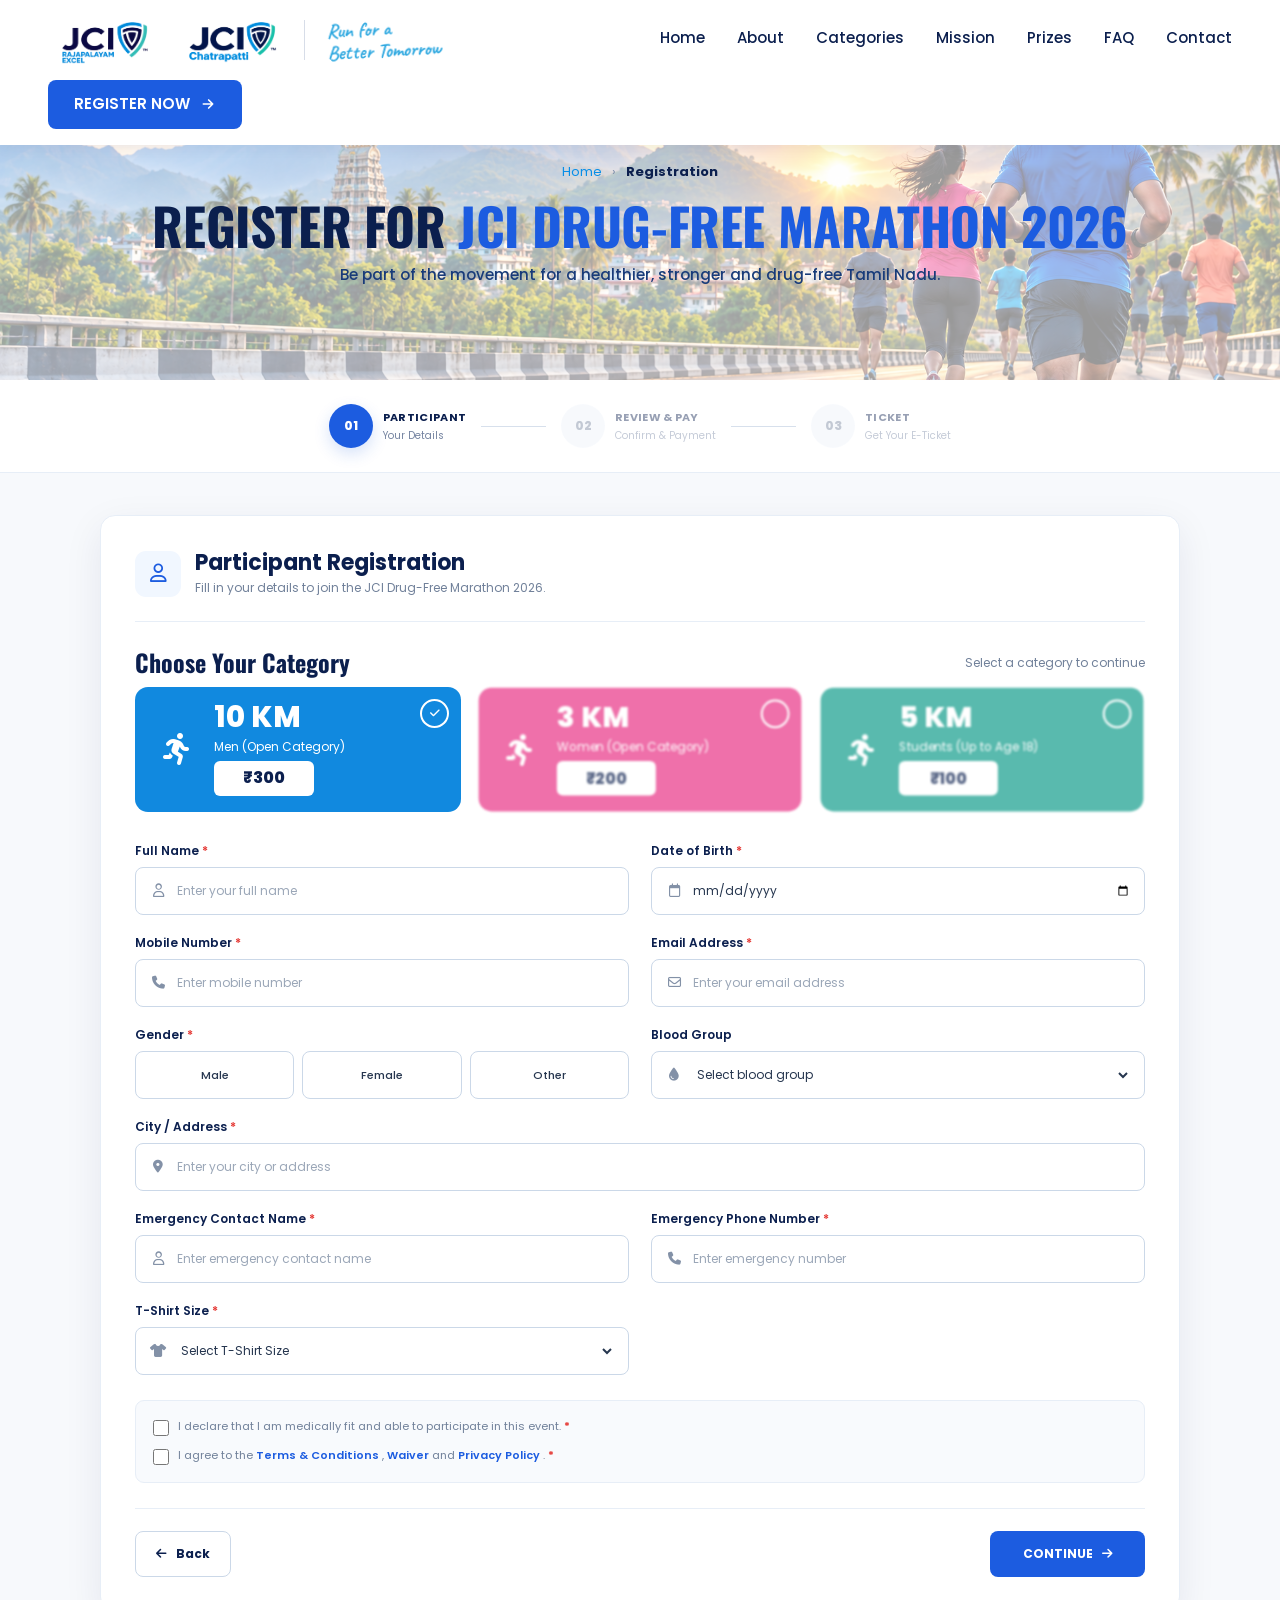
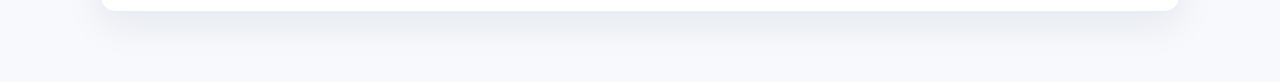
<file: registration.html>
<!DOCTYPE html>
<html lang="en">
<head>
    <meta charset="UTF-8">
    <meta name="viewport" content="width=device-width, initial-scale=1.0">

    <title>JCI Drug-Free Marathon 2026 | Registration</title>

    <!-- Bootstrap -->
    <link
        href="https://cdn.jsdelivr.net/npm/bootstrap@5.3.3/dist/css/bootstrap.min.css"
        rel="stylesheet">

    <!-- Font Awesome -->
    <link
        rel="stylesheet"
        href="https://cdnjs.cloudflare.com/ajax/libs/font-awesome/6.5.2/css/all.min.css">

    <!-- Google Fonts -->
    <link rel="preconnect" href="https://fonts.googleapis.com">
    <link rel="preconnect" href="https://fonts.gstatic.com" crossorigin>

    <link
        href="https://fonts.googleapis.com/css2?family=Poppins:wght@400;500;600;700;800;900&family=Caveat:wght@600;700&family=Oswald:wght@500;600;700&display=swap"
        rel="stylesheet">

    <!-- Registration CSS -->
    <link rel="stylesheet" href="style.css">
  
</head>

<body class="registration-page">
<!-- =====================================================
     HEADER
===================================================== -->

<header class="topbar">

    <div class="topbar-left">

        <!-- JCI RAJAPALAYAM EXCEL -->
        <div class="logo-group">
            <img
                src="assets/image/jci_logo1.png"
                alt="JCI Rajapalayam Excel"
                class="jci-logo">
        </div>

        <!-- JCI CHATRAPATTI -->
        <div class="logo-group">
            <img
                src="assets/image/jci_logo2.png"
                alt="JCI Chatrapatti"
                class="jci-logo">
        </div>

        <div class="divider-line"></div>

        <div class="tagline">
            Run for a<br>
            Better Tomorrow
        </div>

    </div>


    <!-- DESKTOP NAV -->
    <nav class="desktop-nav">

        <a href="index.html">Home</a>

        <a href="index.html#about">About</a>

        <a href="index.html#categories">Categories</a>

        <a href="index.html#mission">Mission</a>

        <a href="index.html#prizes">Prizes</a>

        <a href="index.html#faq">FAQ</a>

        <a href="index.html#contact">Contact</a>

    </nav>


    <!-- REGISTER BUTTON -->
    <a
        href="registration.html"
        class="register-btn active-register">

        REGISTER NOW

        <svg
            viewBox="0 0 24 24"
            fill="none"
            stroke="currentColor"
            stroke-width="2.5"
            stroke-linecap="round"
            stroke-linejoin="round">

            <path d="M5 12h14M13 6l6 6-6 6"/>

        </svg>

    </a>


    <!-- MOBILE MENU -->
    <button
        class="menu-toggle"
        id="menuToggle"
        aria-label="Toggle menu"
        aria-expanded="false">

        <span></span>
        <span></span>
        <span></span>

    </button>

</header>


<!-- =====================================================
     MOBILE NAV
===================================================== -->

<nav class="mobile-nav" id="mobileNav">

    <a href="index.html">Home</a>
    <a href="index.html#about">About</a>
    <a href="index.html#categories">Categories</a>
    <a href="index.html#mission">Mission</a>
    <a href="index.html#prizes">Prizes</a>
    <a href="index.html#faq">FAQ</a>
    <a href="index.html#contact">Contact</a>

    <a href="registration.html" class="mobile-register">
        REGISTER NOW
        <i class="fa-solid fa-arrow-right"></i>
    </a>

</nav>


<!-- =====================================================
     REGISTRATION HERO
===================================================== -->

<section
    class="registration-hero"
    style="
        background-image:
    
        url('assets/image/register-bg.png');
    ">

    <div class="container">

        <div class="hero-content">

            <div class="breadcrumb">

                <a href="index.html">
                    Home
                </a>

                <span>›</span>

                <strong>
                    Registration
                </strong>

            </div>


            <h1>
                REGISTER FOR
                <span>
                    JCI DRUG-FREE MARATHON 2026
                </span>
            </h1>


            <p>
                Be part of the movement for a healthier,
                stronger and drug-free Tamil Nadu.
            </p>

        </div>

    </div>

</section>


<!-- =====================================================
     PROGRESS
===================================================== -->

<section class="progress-section">

    <div class="container">

        <div class="progress-wrapper">

            <!-- STEP 1 -->
            <div class="progress-step active">

                <div class="step-number">
                    01
                </div>

                <div>
                    <strong>PARTICIPANT</strong>
                    <span>Your Details</span>
                </div>

            </div>


            <div class="progress-line"></div>


            <!-- STEP 2 -->
            <div class="progress-step">

                <div class="step-number">
                    02
                </div>

                <div>
                    <strong>REVIEW & PAY</strong>
                    <span>Confirm & Payment</span>
                </div>

            </div>


            <div class="progress-line"></div>


            <!-- STEP 3 -->
            <div class="progress-step">

                <div class="step-number">
                    03
                </div>

                <div>
                    <strong>TICKET</strong>
                    <span>Get Your E-Ticket</span>
                </div>

            </div>

        </div>

    </div>

</section>


<!-- =====================================================
     REGISTRATION SECTION
===================================================== -->

<section class="registration-section">

    <div class="container">

        <div class="registration-card">


            <!-- FORM HEADING -->

            <div class="form-heading">

                <div class="heading-icon">
                    <i class="fa-regular fa-user"></i>
                </div>

                <div>

                    <h2>
                        Participant Registration
                    </h2>

                    <p>
                        Fill in your details to join the
                        JCI Drug-Free Marathon 2026.
                    </p>

                </div>

            </div>


            <!-- =================================================
                 CATEGORY
            ================================================== -->

            <div class="category-heading">

                <h3>
                    Choose Your Category
                </h3>

                <span>
                    Select a category to continue
                </span>

            </div>


            <!-- MOBILE CATEGORY TABS -->

            <div class="mobile-category-tabs">

                <button
                    type="button"
                    class="category-tab active"
                    data-category="men">

                    Men

                </button>

                <button
                    type="button"
                    class="category-tab"
                    data-category="women">

                    Women

                </button>

                <button
                    type="button"
                    class="category-tab"
                    data-category="student">

                    Students

                </button>

            </div>


            <!-- CATEGORY CARDS -->

            <div class="category-grid">


                <!-- MEN -->

                <label
                    class="category-card blue active-category"
                    data-category-card="men">

                    <input
                        type="radio"
                        name="category"
                        value="men"
                        data-price="300"
                        data-distance="10 KM"
                        checked>

                    <div class="category-check">
                        <i class="fa-solid fa-check"></i>
                    </div>

                    <div class="category-runner">
                        <i class="fa-solid fa-person-running"></i>
                    </div>

                    <div class="category-info">

                        <strong>
                            10 KM
                        </strong>

                        <span>
                            Men (Open Category)
                        </span>

                        <b>
                            ₹300
                        </b>

                    </div>

                </label>


                <!-- WOMEN -->

                <label
                    class="category-card pink"
                    data-category-card="women">

                    <input
                        type="radio"
                        name="category"
                        value="women"
                        data-price="200"
                        data-distance="3 KM">

                    <div class="category-check">
                        <i class="fa-solid fa-check"></i>
                    </div>

                    <div class="category-runner">
                        <i class="fa-solid fa-person-running"></i>
                    </div>

                    <div class="category-info">

                        <strong>
                            3 KM
                        </strong>

                        <span>
                            Women (Open Category)
                        </span>

                        <b>
                            ₹200
                        </b>

                    </div>

                </label>


                <!-- STUDENTS -->

                <label
                    class="category-card green"
                    data-category-card="student">

                    <input
                        type="radio"
                        name="category"
                        value="student"
                        data-price="100"
                        data-distance="5 KM">

                    <div class="category-check">
                        <i class="fa-solid fa-check"></i>
                    </div>

                    <div class="category-runner">
                        <i class="fa-solid fa-person-running"></i>
                    </div>

                    <div class="category-info">

                        <strong>
                            5 KM
                        </strong>

                        <span>
                            Students (Up to Age 18)
                        </span>

                        <b>
                            ₹100
                        </b>

                    </div>

                </label>

            </div>


            <!-- =================================================
                 FORM
            ================================================== -->

            <form id="registrationForm">

                <div class="form-grid">


                    <!-- FULL NAME -->

                    <div class="form-field">

                        <label>
                            Full Name
                            <span>*</span>
                        </label>

                        <div class="input-box">

                            <i class="fa-regular fa-user"></i>

                            <input
                                type="text"
                                name="name"
                                placeholder="Enter your full name"
                                autocomplete="name"
                                required>

                        </div>

                    </div>


                    <!-- DATE OF BIRTH -->

                    <div class="form-field">

                        <label>
                            Date of Birth
                            <span>*</span>
                        </label>

                        <div class="input-box">

                            <i class="fa-regular fa-calendar"></i>

                            <input
                                type="date"
                                name="dob"
                                id="dob"
                                required>

                        </div>

                    </div>


                    <!-- MOBILE -->

                    <div class="form-field">

                        <label>
                            Mobile Number
                            <span>*</span>
                        </label>

                        <div class="input-box">

                            <i class="fa-solid fa-phone"></i>

                            <input
                                type="tel"
                                name="mobile"
                                maxlength="10"
                                inputmode="numeric"
                                placeholder="Enter mobile number"
                                required>

                        </div>

                    </div>


                    <!-- EMAIL -->

                    <div class="form-field">

                        <label>
                            Email Address
                            <span>*</span>
                        </label>

                        <div class="input-box">

                            <i class="fa-regular fa-envelope"></i>

                            <input
                                type="email"
                                name="email"
                                placeholder="Enter your email address"
                                autocomplete="email"
                                required>

                        </div>

                    </div>


                    <!-- GENDER -->

                    <div class="form-field">

                        <label>
                            Gender
                            <span>*</span>
                        </label>

                        <div class="gender-options">

                            <label>
                                <input
                                    type="radio"
                                    name="gender"
                                    value="Male"
                                    required>

                                <span>
                                    Male
                                </span>
                            </label>

                            <label>
                                <input
                                    type="radio"
                                    name="gender"
                                    value="Female">

                                <span>
                                    Female
                                </span>
                            </label>

                            <label>
                                <input
                                    type="radio"
                                    name="gender"
                                    value="Other">

                                <span>
                                    Other
                                </span>
                            </label>

                        </div>

                    </div>


                    <!-- BLOOD GROUP -->

                    <div class="form-field">

                        <label>
                            Blood Group
                        </label>

                        <div class="input-box">

                            <i class="fa-solid fa-droplet"></i>

                            <select name="blood_group">

                                <option value="">
                                    Select blood group
                                </option>

                                <option value="A+">A+</option>
                                <option value="A-">A-</option>
                                <option value="B+">B+</option>
                                <option value="B-">B-</option>
                                <option value="O+">O+</option>
                                <option value="O-">O-</option>
                                <option value="AB+">AB+</option>
                                <option value="AB-">AB-</option>

                            </select>

                        </div>

                    </div>


                    <!-- CITY / ADDRESS -->

                    <div class="form-field full">

                        <label>
                            City / Address
                            <span>*</span>
                        </label>

                        <div class="input-box">

                            <i class="fa-solid fa-location-dot"></i>

                            <input
                                type="text"
                                name="address"
                                placeholder="Enter your city or address"
                                autocomplete="street-address"
                                required>

                        </div>

                    </div>


                    <!-- EMERGENCY CONTACT NAME -->

                    <div class="form-field">

                        <label>
                            Emergency Contact Name
                            <span>*</span>
                        </label>

                        <div class="input-box">

                            <i class="fa-regular fa-user"></i>

                            <input
                                type="text"
                                name="emergency_name"
                                placeholder="Enter emergency contact name"
                                required>

                        </div>

                    </div>


                    <!-- EMERGENCY PHONE -->

                    <div class="form-field">

                        <label>
                            Emergency Phone Number
                            <span>*</span>
                        </label>

                        <div class="input-box">

                            <i class="fa-solid fa-phone"></i>

                            <input
                                type="tel"
                                name="emergency_phone"
                                maxlength="10"
                                inputmode="numeric"
                                placeholder="Enter emergency number"
                                required>

                        </div>

                    </div>


                    <!-- T-SHIRT -->

                    <div class="form-field">

                        <label>
                            T-Shirt Size
                            <span>*</span>
                        </label>

                        <div class="input-box">

                            <i class="fa-solid fa-shirt"></i>

                            <select
                                name="tshirt"
                                required>

                                <option value="">
                                    Select T-Shirt Size
                                </option>

                                <option value="XS">XS</option>
                                <option value="S">S</option>
                                <option value="M">M</option>
                                <option value="L">L</option>
                                <option value="XL">XL</option>
                                <option value="XXL">XXL</option>

                            </select>

                        </div>

                    </div>

                </div>


                <!-- =================================================
                     TERMS
                ================================================== -->

                <div class="terms-box">

                    <label>

                        <input
                            type="checkbox"
                            name="medical_fit"
                            required>

                        <span>
                            I declare that I am medically fit
                            and able to participate in this event.
                            <b>*</b>
                        </span>

                    </label>


                    <label>

                        <input
                            type="checkbox"
                            name="terms"
                            required>

                        <span>

                            I agree to the

                            <a href="#">
                                Terms & Conditions
                            </a>,

                            <a href="#">
                                Waiver
                            </a>

                            and

                            <a href="#">
                                Privacy Policy
                            </a>.

                            <b>*</b>

                        </span>

                    </label>

                </div>


                <!-- =================================================
                     FORM ACTIONS
                ================================================== -->

                <div class="form-actions">

                    <a
                        href="index.html"
                        class="back-button">

                        <i class="fa-solid fa-arrow-left"></i>

                        Back

                    </a>


                    <button
                        type="submit"
                        class="continue-button">

                        CONTINUE

                        <i class="fa-solid fa-arrow-right"></i>

                    </button>

                </div>

            </form>

        </div>

    </div>

</section>


<!-- =====================================================
     JAVASCRIPT
===================================================== -->
<script>

document.addEventListener("DOMContentLoaded", function () {

    /* =================================================
       MOBILE MENU
    ================================================= */

    const menuToggle = document.getElementById("menuToggle");
    const mobileNav = document.getElementById("mobileNav");

    if (menuToggle && mobileNav) {

        menuToggle.addEventListener("click", function () {

            this.classList.toggle("open");
            mobileNav.classList.toggle("open");

            const expanded =
                this.classList.contains("open");

            this.setAttribute(
                "aria-expanded",
                expanded
            );

        });

        mobileNav
            .querySelectorAll("a")
            .forEach(function (link) {

                link.addEventListener("click", function () {

                    menuToggle.classList.remove("open");
                    mobileNav.classList.remove("open");

                    menuToggle.setAttribute(
                        "aria-expanded",
                        "false"
                    );

                });

            });

    }


    /* =================================================
       CATEGORY SELECTION
    ================================================= */

    const categoryInputs =
        document.querySelectorAll(
            'input[name="category"]'
        );

    const categoryCards =
        document.querySelectorAll(
            ".category-card"
        );

    const categoryTabs =
        document.querySelectorAll(
            ".category-tab"
        );


    function updateCategory(category) {

        categoryCards.forEach(function (card) {

            const cardCategory =
                card.dataset.categoryCard;

            if (cardCategory === category) {

                card.classList.add(
                    "active-category"
                );

                const radio =
                    card.querySelector(
                        'input[name="category"]'
                    );

                if (radio) {
                    radio.checked = true;
                }

            } else {

                card.classList.remove(
                    "active-category"
                );

            }

        });


        categoryTabs.forEach(function (tab) {

            tab.classList.toggle(
                "active",
                tab.dataset.category === category
            );

        });

    }


    categoryInputs.forEach(function (input) {

        input.addEventListener(
            "change",
            function () {

                updateCategory(
                    this.value
                );

            }
        );

    });


    categoryTabs.forEach(function (tab) {

        tab.addEventListener(
            "click",
            function () {

                updateCategory(
                    this.dataset.category
                );

            }
        );

    });


    updateCategory("men");


    /* =================================================
       MOBILE NUMBER VALIDATION
    ================================================= */

    const mobileInputs =
        document.querySelectorAll(
            'input[type="tel"]'
        );

    mobileInputs.forEach(function (input) {

        input.addEventListener(
            "input",
            function () {

                this.value =
                    this.value
                        .replace(/\D/g, "")
                        .slice(0, 10);

            }
        );

    });


    /* =================================================
       FORM SUBMIT
    ================================================= */

    const form =
        document.getElementById(
            "registrationForm"
        );


    if (!form) {
        return;
    }


    form.addEventListener(
        "submit",
        async function (e) {

            e.preventDefault();


            /* CATEGORY */

            const selectedCategory =
                document.querySelector(
                    'input[name="category"]:checked'
                );


            if (!selectedCategory) {

                alert(
                    "Please select a registration category."
                );

                return;

            }


            /* FORM DATA */

            const formData =
                new FormData(form);


            /*
            ------------------------------------------------
            Convert frontend category to database category
            ------------------------------------------------

            men     = category id 1
            women   = category id 2
            student = category id 3
            */

            let categoryId;

            switch (selectedCategory.value) {

                case "men":
                    categoryId = 1;
                    break;

                case "women":
                    categoryId = 2;
                    break;

                case "student":
                    categoryId = 3;
                    break;

                default:
                    alert("Invalid category.");
                    return;
            }


            /*
            ------------------------------------------------
            Create data for backend
            ------------------------------------------------
            */

            const data =
                new FormData();

            data.append(
                "category_id",
                categoryId
            );

            data.append(
                "name",
                formData.get("name")
            );

            data.append(
                "dob",
                formData.get("dob")
            );

            data.append(
                "mobile",
                formData.get("mobile")
            );

            data.append(
                "email",
                formData.get("email")
            );

            data.append(
                "gender",
                formData.get("gender")
            );

            data.append(
                "blood_group",
                formData.get("blood_group")
            );

            data.append(
                "address",
                formData.get("address")
            );

            data.append(
                "emergency_name",
                formData.get("emergency_name")
            );

            data.append(
                "emergency_mobile",
                formData.get("emergency_phone")
            );

            data.append(
                "tshirt_size",
                formData.get("tshirt")
            );

            data.append(
                "medical_declaration",
                formData.get("medical_fit") ? 1 : 0
            );

            data.append(
                "terms_consent",
                formData.get("terms") ? 1 : 0
            );

            data.append(
                "privacy_consent",
                formData.get("terms") ? 1 : 0
            );


            /*
            ------------------------------------------------
            Disable button
            ------------------------------------------------
            */

            const submitButton =
                form.querySelector(
                    'button[type="submit"]'
                );

            const originalText =
                submitButton.innerHTML;

            submitButton.disabled = true;

            submitButton.innerHTML =
                "PLEASE WAIT...";


            /*
            ------------------------------------------------
            Send to PHP
            ------------------------------------------------
            */
try {

    const response = await fetch(
        "php/save-registration.php",
        {
            method: "POST",
            body: data
        }
    );

    console.log("HTTP STATUS:", response.status);

    const responseText = await response.text();

    console.log("PHP RESPONSE:", responseText);

    let result;

    try {

        result = JSON.parse(responseText);

    } catch (jsonError) {

        console.error(
            "PHP did not return valid JSON:",
            responseText
        );

        alert(
            "PHP Error:\n\n" +
            responseText
        );

        submitButton.disabled = false;
        submitButton.innerHTML = originalText;

        return;
    }


    if (result.success) {

        sessionStorage.setItem(
            "registration_id",
            result.registration_id
        );


        const registrationData = {

            registration_id:
                result.registration_id,

            category:
                selectedCategory.value,

            category_id:
                categoryId,

            distance:
                selectedCategory.dataset.distance,

            fee:
                result.amount,

            name:
                formData.get("name"),

            dob:
                formData.get("dob"),

            mobile:
                formData.get("mobile"),

            email:
                formData.get("email"),

            gender:
                formData.get("gender"),

            bloodGroup:
                formData.get("blood_group"),

            address:
                formData.get("address"),

            emergencyName:
                formData.get("emergency_name"),

            emergencyPhone:
                formData.get("emergency_phone"),

            tshirt:
                formData.get("tshirt")
        };


        sessionStorage.setItem(
            "registrationData",
            JSON.stringify(registrationData)
        );


        window.location.href =
            "review-pay.html";


    } else {

        alert(
            result.message ||
            "Registration failed."
        );

        submitButton.disabled = false;
        submitButton.innerHTML = originalText;
    }


} catch (error) {

    console.error("FETCH ERROR:", error);

    alert(
        "Request failed:\n\n" +
        error.message
    );

    submitButton.disabled = false;
    submitButton.innerHTML = originalText;
}

        }
    );

});

</script>

</body>
</html>
</file>
<file: style.css>
:root{
    --navy:#0B1F4E;
    --blue:#1C5CE0;
    --sky:#2EA8E0;
    --cyan:#22C1E3;
    --white:#ffffff;
    --ink:#0B1F4E;
    --text:#26364F;
    --muted:#71819A;
    --border:#CBD8E8;
    --border-light:#E7EEF7;
    --bg:#F7F9FC;
    --light-blue:#F1F7FF;
    --green:#0B9A88;
    --pink:#E82D82;
  }
  *{margin:0;padding:0;box-sizing:border-box;}
  html{scroll-padding-top:90px;}
  body{
    font-family:'Poppins', sans-serif;
    color:var(--ink);
    background:#fff;
    padding-top:80px;
  }
  a{text-decoration:none;color:inherit;}

  /* ===== HEADER ===== */
  .topbar{
    display:flex;
    align-items:center;
    justify-content:space-between;
    padding:16px 48px;
    background:#fff;
    flex-wrap:wrap;
    gap:16px;

    /* Fixed navbar */
    position:fixed;
    top:0;
    left:0;
    width:100%;
    z-index:9999;
    box-sizing:border-box;
    box-shadow:0 2px 14px rgba(11,31,78,0.06);
  }
 .topbar-left {
    display: flex;
    align-items: center;
    gap: 16px;
    flex-shrink: 0;
}

.logo-group {
    height: 48px;
    display: flex;
    align-items: center;
    flex-shrink: 0;
}

.jci-logo {
    width: 112px;
    height: 48px;
    object-fit: contain;
    object-position: center;
}

  
  .divider-line{
    width:1px;height:40px;background:#d7dde8;
  }
  .event-title{
    font-weight:800;
    font-size:18px;
    color:var(--navy);
    line-height:1.15;
    letter-spacing:0.2px;
  }
  .tagline{
    font-family:'Caveat', cursive;
    font-weight:700;
    font-size:20px;
    color:var(--sky);
    line-height:1.1;
    transform:rotate(-3deg);
    margin-left:6px;
  }
  nav{
    display:flex;
    gap:32px;
    align-items:center;
    flex-wrap:wrap;
  }
  nav a{
    font-size:15px;
    font-weight:500;
    color:var(--navy);
    position:relative;
    padding-bottom:4px;
    transition:color .2s ease;
  }
  nav a:hover{color:var(--blue);}
  nav a.active{
    color:var(--blue);
    font-weight:600;
  }
  nav a.active::after{
    content:"";
    position:absolute;
    left:0;bottom:-6px;
    width:100%;height:2px;
    background:var(--blue);
  }
  .register-btn{
    background:var(--blue);
    color:#fff;
    padding:13px 26px;
    border-radius:8px;
    font-weight:600;
    font-size:15px;
    display:inline-flex;
    align-items:center;
    gap:10px;
    border:none;
    cursor:pointer;
    transition:background .2s ease, transform .2s ease;
    white-space:nowrap;
  }
  .register-btn:hover{
    background:#1449b8;
    transform:translateY(-1px);
  }
  .register-btn svg{width:16px;height:16px;}

  /* ===== MOBILE MENU ===== */
  .menu-toggle{
    display:none;
    flex-direction:column;
    justify-content:center;
    align-items:center;
    gap:5px;
    width:40px;height:40px;
    background:none;
    border:none;
    cursor:pointer;
    flex-shrink:0;
  }
  .menu-toggle span{
    width:22px;height:2px;
    background:var(--navy);
    border-radius:2px;
    transition:transform .25s ease, opacity .25s ease;
  }
  .menu-toggle.open span:nth-child(1){transform:translateY(7px) rotate(45deg);}
  .menu-toggle.open span:nth-child(2){opacity:0;}
  .menu-toggle.open span:nth-child(3){transform:translateY(-7px) rotate(-45deg);}

  .mobile-nav{
    display:none;
    flex-direction:column;
    position:fixed;
    top:80px;
    left:0;
    width:100%;
    background:#fff;
    border-top:1px solid #eef1f6;
    max-height:0;
    overflow:hidden;
    opacity:0;
    visibility:hidden;
    transform:translateY(-8px);
    transition:max-height .3s ease, opacity .25s ease, transform .25s ease, visibility .25s ease;
    z-index:9998;
    box-shadow:0 12px 24px rgba(11,31,78,0.10);
  }
  .mobile-nav a{
    padding:14px 24px;
    font-size:15px;
    font-weight:500;
    color:var(--navy);
    border-bottom:1px solid #f1f3f8;
  }
  .mobile-nav a.active{color:var(--blue);font-weight:600;}
  .mobile-register{
    margin:16px 24px;
    justify-content:center;
    border-bottom:none;
  }
  .mobile-nav.open{
    display:flex;
    max-height:520px;
    opacity:1;
    visibility:visible;
    transform:translateY(0);
  }

  /* ===== HERO ===== */
  .hero{
    position:relative;
    min-height:460px;
    background-image:url('assets/image/hero-bg.png');
    background-size:cover;
    background-position:center 60%;
    background-repeat:no-repeat;
    display:flex;
    align-items:center;
    overflow:hidden;
  }
  .hero::before{
    content:"";
    position:absolute;
    inset:0;
    background:linear-gradient(90deg, rgba(255,255,255,0.97) 0%, rgba(255,255,255,0.88) 28%, rgba(255,255,255,0.25) 52%, rgba(255,255,255,0) 68%);
  }
  .hero-inner{
    position:relative;
    z-index:2;
    width:100%;
    max-width:1440px;
    margin:0 auto;
    padding:40px 48px;
  }
  .hero-content{
    max-width:640px;
  }
  .meta-row{
    display:flex;
    align-items:center;
    gap:22px;
    margin-bottom:22px;
    flex-wrap:wrap;
  }
  .meta-item{
    display:flex;
    align-items:center;
    gap:10px;
  }
  .meta-icon{
    width:34px;height:34px;
    border-radius:8px;
    background:rgba(34,193,227,0.15);
    display:flex;align-items:center;justify-content:center;
    color:var(--sky);
    flex-shrink:0;
  }
  .meta-icon svg{width:18px;height:18px;}
  .meta-text .top{
    font-weight:700;
    font-size:15px;
    color:var(--navy);
    line-height:1.2;
  }
  .meta-text .bottom{
    font-size:12px;
    font-weight:600;
    color:#5b6b8c;
    letter-spacing:0.4px;
  }
  .meta-sep{
    width:1px;height:32px;background:#c9d3e2;
  }

  .headline{
    font-weight:900;
    line-height:1.02;
    font-size:60px;
    color:var(--navy);
    letter-spacing:-1px;
    margin-bottom:20px;
  }
  .headline .accent{
    color:var(--blue);
    background:linear-gradient(90deg,#1C5CE0,#22C1E3);
    -webkit-background-clip:text;
    background-clip:text;
    -webkit-text-fill-color:transparent;
  }

  .subline{
    font-size:19px;
    font-weight:500;
    color:var(--navy);
    display:flex;
    align-items:center;
    gap:16px;
    margin-bottom:32px;
  }
  .subline .rule{
    width:56px;height:2px;
    background:var(--sky);
    display:inline-block;
  }

  .cta-row{
    display:flex;
    align-items:center;
    gap:28px;
    margin-bottom:44px;
    flex-wrap:wrap;
  }
  .btn-primary{
    background:var(--blue);
    color:#fff;
    padding:17px 30px;
    border-radius:10px;
    font-weight:600;
    font-size:16px;
    display:inline-flex;
    align-items:center;
    gap:10px;
    white-space:nowrap;
    box-shadow:0 10px 24px rgba(28,92,224,0.28);
    transition:transform .2s ease, box-shadow .2s ease;
  }
  .btn-primary svg{width:18px;height:18px;flex-shrink:0;}
  .btn-primary:hover{
    transform:translateY(-2px);
    box-shadow:0 14px 28px rgba(28,92,224,0.35);
  }
  .btn-watch{
    display:inline-flex;
    align-items:center;
    gap:12px;
    font-weight:600;
    font-size:16px;
    color:var(--navy);
    cursor:pointer;
  }
  .play-circle{
    width:38px;height:38px;
    border-radius:50%;
    background:var(--navy);
    display:flex;align-items:center;justify-content:center;
    color:#fff;
    flex-shrink:0;
    transition:background .2s ease;
  }
  .btn-watch:hover .play-circle{background:var(--blue);}
  .play-circle svg{width:14px;height:14px;margin-left:2px;}

  .stats-row{
    display:flex;
    gap:36px;
    flex-wrap:wrap;
  }
  .stat-item{
    display:flex;
    align-items:center;
    gap:10px;
  }
  .stat-icon{
    color:var(--navy);
    flex-shrink:0;
  }
  .stat-icon svg{width:26px;height:26px;}
  .stat-label{
    font-weight:600;
    font-size:14px;
    color:var(--navy);
    line-height:1.2;
  }

  /* corner ribbon */
  .ribbon-tag{
    position:absolute;
    top:44px;
    right:56px;
    z-index:2;
    text-align:right;
  }
  .ribbon-tag span{
    display:block;
    font-family:'Caveat', cursive;
    font-weight:700;
    font-size:26px;
    color:var(--navy);
    line-height:1.05;
    transform:rotate(-4deg);
  }

  .sign-tag{
    position:absolute;
    right:56px;
    top:150px;
    z-index:2;
    background:var(--navy);
    color:#fff;
    padding:16px 20px;
    border-radius:6px;
    font-weight:700;
    font-size:13px;
    line-height:1.6;
    letter-spacing:0.3px;
    box-shadow:0 12px 28px rgba(11,31,78,0.35);
  }
  .sign-tag .city{color:var(--cyan);}

  .corner-swoosh{
    position:absolute;
    bottom:0;right:0;
    width:46%;
    height:190px;
    z-index:1;
    background:linear-gradient(115deg, transparent 40%, var(--navy) 40.5%);
    clip-path:polygon(100% 0, 100% 100%, 0 100%, 38% 0);
  }
  .corner-swoosh::after{
    content:"";
    position:absolute;
    inset:0;
    background:linear-gradient(115deg, transparent 0%, transparent 44%, var(--cyan) 44.6%, transparent 46%);
    opacity:0.6;
  }
  .run-tag{
    position:absolute;
    bottom:26px;
    right:52px;
    z-index:2;
    text-align:right;
    font-family:'Caveat', cursive;
    font-weight:700;
    font-size:24px;
    color:#fff;
    line-height:1.05;
    transform:rotate(-3deg);
  }

  /* ===== INFO STRIP ===== */
  .strip{
    background:#eef4fc;
    padding:22px 48px;
  }
  .strip-inner{
    max-width:1440px;
    margin:0 auto;
    display:flex;
    align-items:center;
    gap:28px;
    flex-wrap:wrap;
  }
  .strip-item{
    display:flex;
    align-items:center;
    gap:14px;
    flex:1 1 auto;
    min-width:200px;
  }
  .strip-icon{
    width:48px;height:48px;
    border-radius:50%;
    background:rgba(28,92,224,0.12);
    display:flex;align-items:center;justify-content:center;
    color:var(--blue);
    flex-shrink:0;
  }
  .strip-icon svg{width:22px;height:22px;}
  .strip-text .label{
    font-size:11px;
    font-weight:700;
    color:var(--sky);
    letter-spacing:0.5px;
    margin-bottom:2px;
  }
  .strip-text .main{
    font-size:15px;
    font-weight:800;
    color:var(--navy);
    line-height:1.25;
  }
  .strip-text .sub{
    font-size:11px;
    font-weight:600;
    color:#5b6b8c;
    letter-spacing:0.3px;
    margin-top:2px;
  }
  .strip-sep{
    width:1px;
    align-self:stretch;
    background:#c9d6ea;
    flex-shrink:0;
  }

  /* ===== ABOUT SECTION ===== */
  .about{
    display:grid;
    grid-template-columns:1.05fr 1fr;
    align-items:stretch;
    background:#fff;
  }
  .about-media{
    position:relative;
    overflow:hidden;
    min-height:560px;
  }
  .about-img{
    width:100%;height:100%;
    object-fit:cover;
    object-position:right center;
    display:block;
  }
  .about-ribbon{
    position:absolute;
    top:36px;right:40px;
    z-index:2;
    text-align:right;
  }
  .about-ribbon span{
    display:block;
    font-family:'Caveat', cursive;
    font-weight:700;
    font-size:22px;
    color:var(--navy);
    line-height:1.05;
    transform:rotate(-4deg);
  }
  .about-sign{
    position:absolute;
    right:40px;
    top:130px;
    z-index:2;
    background:var(--navy);
    color:#fff;
    padding:14px 18px;
    border-radius:6px;
    font-weight:700;
    font-size:12px;
    line-height:1.6;
    letter-spacing:0.3px;
    box-shadow:0 12px 28px rgba(11,31,78,0.35);
    text-align:right;
  }
  .about-sign .city{color:var(--cyan);}
  .about-swoosh{
    position:absolute;
    bottom:0;right:0;
    width:52%;
    height:170px;
    z-index:1;
    background:var(--navy);
    clip-path:polygon(100% 0, 100% 100%, 0 100%, 42% 0);
    opacity:0.92;
  }
  .about-quote{
    position:absolute;
    bottom:34px;
    right:36px;
    z-index:2;
    max-width:270px;
    color:#fff;
    font-size:14px;
    font-weight:600;
    line-height:1.5;
    text-align:right;
  }
  .q-mark{
    font-family:Georgia, serif;
    font-size:22px;
    color:var(--cyan);
    line-height:0;
    vertical-align:middle;
  }
  .q-attr{
    margin-top:8px;
    font-size:10px;
    font-weight:700;
    letter-spacing:0.4px;
    color:var(--cyan);
    text-transform:uppercase;
  }

  .about-content{
    padding:56px 56px 56px 48px;
    display:flex;
    flex-direction:column;
    justify-content:center;
  }
  .eyebrow{
    display:flex;
    align-items:center;
    gap:12px;
    font-size:13px;
    font-weight:700;
    color:var(--sky);
    letter-spacing:0.6px;
    margin-bottom:16px;
  }
  .eyebrow .rule{
    width:36px;height:2px;
    background:var(--sky);
    display:inline-block;
  }
  .about-headline{
    font-weight:900;
    font-size:42px;
    line-height:1.08;
    color:var(--navy);
    letter-spacing:-0.5px;
    margin-bottom:20px;
  }
  .about-headline .accent{
    color:var(--blue);
    background:linear-gradient(90deg,#1C5CE0,#22C1E3);
    -webkit-background-clip:text;
    background-clip:text;
    -webkit-text-fill-color:transparent;
  }
  .about-copy{
    font-size:15px;
    line-height:1.7;
    color:#3c4a68;
    max-width:520px;
    margin-bottom:32px;
  }

  .feature-row{
    display:flex;
    align-items:flex-start;
    gap:20px;
    margin-bottom:36px;
    flex-wrap:wrap;
  }
  .feature-item{
    display:flex;
    flex-direction:column;
    align-items:flex-start;
    gap:8px;
    max-width:135px;
  }
  .feature-icon{
    width:46px;height:46px;
    border-radius:50%;
    background:rgba(28,92,224,0.1);
    display:flex;align-items:center;justify-content:center;
    color:var(--blue);
  }
  .feature-icon svg{width:22px;height:22px;}
  .feature-title{
    font-size:13px;
    font-weight:800;
    color:var(--navy);
    line-height:1.25;
  }
  .feature-sub{
    font-size:12px;
    font-weight:500;
    color:#6b7a9a;
    line-height:1.4;
  }
  .feature-sep{
    width:1px;
    align-self:stretch;
    background:#dfe5f0;
    margin-top:6px;
    flex-shrink:0;
  }

  .about-cta-row{
    display:flex;
    align-items:center;
    gap:20px;
    flex-wrap:wrap;
  }
  .about-cta-sep{
    width:1px;height:36px;
    background:#dfe5f0;
  }
  .about-tagline{
    font-size:19px;
    color:var(--sky);
    transform:rotate(-3deg);
    display:inline-block;
  }

  /* ===== OUR MISSION ===== */
  .mission{
    position:relative;
    padding:64px 0 0;
    background-image:url('assets/image/mission-bg.png');
    background-size:cover;
    background-position:center 40%;
    background-repeat:no-repeat;
    overflow:hidden;
  }
  .mission::before{
    content:"";
    position:absolute;
    inset:0;
    background:linear-gradient(90deg, rgba(255,255,255,0.98) 0%, rgba(255,255,255,0.95) 32%, rgba(255,255,255,0.55) 55%, rgba(255,255,255,0.08) 70%);
    z-index:1;
  }
  .mission-inner{
    position:relative;
    z-index:2;
    max-width:1440px;
    margin:0 auto;
    padding:0 48px;
  }
  .mission-headline{
    font-weight:900;
    font-size:46px;
    line-height:1.08;
    color:var(--navy);
    letter-spacing:-0.5px;
    margin-bottom:18px;
  }
  .mission-headline .accent{
    color:var(--blue);
    background:linear-gradient(90deg,#1C5CE0,#22C1E3);
    -webkit-background-clip:text;
    background-clip:text;
    -webkit-text-fill-color:transparent;
  }
  .mission-copy{
    font-size:15px;
    line-height:1.7;
    color:#3c4a68;
    max-width:520px;
    margin-bottom:36px;
  }

  .mission-cards{
    display:grid;
    grid-template-columns:repeat(4, minmax(0,1fr));
    gap:18px;
    max-width:900px;
    margin-bottom:48px;
  }
  .mission-card{
    background:#fff;
    border-radius:14px;
    padding:26px 20px;
    box-shadow:0 14px 30px rgba(11,31,78,0.08);
  }
  .card-icon{
    width:54px;height:54px;
    border-radius:50%;
    display:flex;align-items:center;justify-content:center;
    margin-bottom:16px;
  }
  .card-icon svg{width:24px;height:24px;}
  .card-icon.blue{background:#dceaff;color:#1C5CE0;}
  .card-icon.green{background:#d9f5e6;color:#1fa864;}
  .card-icon.amber{background:#fbe6cf;color:#d97b2e;}
  .card-icon.purple{background:#e9def8;color:#7c4fd1;}
  .card-title{
    font-size:15px;
    font-weight:800;
    color:var(--navy);
    line-height:1.25;
    margin-bottom:10px;
  }
  .card-sub{
    font-size:13px;
    font-weight:500;
    color:#6b7a9a;
    line-height:1.5;
  }

  .mission-script{
    position:absolute;
    top:38px;left:48px;
    z-index:2;
    font-family:'Caveat', cursive;
    font-weight:700;
    font-size:30px;
    color:var(--navy);
    line-height:1.15;
    transform:rotate(-3deg);
  }
  .mission-list{
    position:absolute;
    top:38px;right:48px;
    z-index:2;
    text-align:right;
    font-weight:800;
    font-size:15px;
    line-height:1.35;
    color:var(--navy);
    letter-spacing:0.3px;
  }

  .mission-quote{
    position:relative;
    z-index:2;
    max-width:1440px;
    margin:0 auto;
    background:#e4eefc;
    border-radius:16px;
    padding:34px 48px;
    font-size:20px;
    font-weight:600;
    color:var(--navy);
    text-align:center;
    line-height:1.5;
  }
  .mission-quote .q-mark{
    font-family:Georgia, serif;
    font-size:32px;
    color:var(--sky);
    line-height:0;
    vertical-align:middle;
  }
  .mission-quote .q-attr{
    margin-top:10px;
    font-size:12px;
    font-weight:700;
    letter-spacing:0.5px;
    color:#5b6b8c;
    text-transform:uppercase;
  }

  .mission-swoosh{
    position:absolute;
    bottom:0;right:0;
    width:46%;
    height:230px;
    z-index:1;
    background:var(--navy);
    clip-path:polygon(100% 0, 100% 100%, 0 100%, 38% 0);
    opacity:0.94;
  }
  .mission-tag{
    position:absolute;
    bottom:36px;right:44px;
    z-index:2;
    display:flex;
    align-items:flex-start;
    gap:12px;
    color:#fff;
  }
  .mission-tag svg{width:22px;height:22px;color:var(--cyan);flex-shrink:0;margin-top:2px;}
  .mission-tag span{
    font-weight:800;
    font-size:14px;
    line-height:1.35;
    letter-spacing:0.3px;
  }

  /* ===== CATEGORIES & FEES ===== */
  .categories{
    position:relative;
    background:#eef4fc;
    padding:64px 0 90px;
    overflow:hidden;
  }
  .cat-ribbon{
    position:absolute;
    top:32px;right:56px;
    z-index:2;
    text-align:right;
  }
  .cat-ribbon span{
    display:block;
    font-family:'Caveat', cursive;
    font-weight:700;
    font-size:24px;
    color:var(--navy);
    line-height:1.05;
    transform:rotate(-4deg);
  }
  .cat-inner{
    position:relative;
    z-index:2;
    max-width:1440px;
    margin:0 auto;
    padding:0 56px;
  }
  .cat-heading{text-align:center;margin-bottom:44px;}
  .eyebrow.center{justify-content:center;}
  .cat-headline{
    font-weight:900;
    font-size:44px;
    color:var(--navy);
    letter-spacing:-0.5px;
    margin:10px 0 8px;
  }
  .cat-headline .accent{
    color:var(--blue);
    background:linear-gradient(90deg,#1C5CE0,#22C1E3);
    -webkit-background-clip:text;
    background-clip:text;
    -webkit-text-fill-color:transparent;
  }
  .cat-sub{font-size:17px;font-weight:500;color:#3c4a68;}

.cat-layout {
    display: flex;
    justify-content: center;
    align-items: flex-start;
    width: 100%;
    margin-bottom: 36px;
}

.cat-cards {
    display: grid;
    grid-template-columns: repeat(3, 320px);
    justify-content: center;
    align-items: stretch;
    gap: 24px;
    width: 100%;
    max-width: 1040px;
}
.cat-card {
    width: 320px;
    background: #ffffff;
    border-radius: 18px;
    overflow: hidden;
    box-shadow: 0 16px 34px rgba(11, 31, 78, 0.10);
    display: flex;
    flex-direction: column;
}


  .cat-photo.blue{background:linear-gradient(135deg,#1C3CBE 0%,#2E6FE0 100%);}
  .cat-photo.pink{background:linear-gradient(135deg,#D61E6E 0%,#E8508F 100%);}
  .cat-photo.teal{background:linear-gradient(135deg,#0A6E64 0%,#1FA885 100%);}
 .cat-photo {
    position: relative;
    width: 100%;
    height: 200px;
    overflow: hidden;
}

.cat-photo img {
    width: 100%;
    height: 100%;
    object-fit: cover;
    object-position: center;
    display: block;
}

  .cat-photo::after{
    content:"";
    position:absolute;inset:0;
  }
  .cat-photo-text{
    position:absolute;
    left:20px;top:18px;
    z-index:2;
    color:#fff;
    max-width:60%;
  }
  .cat-photo-text .dist{font-weight:900;font-size:26px;line-height:1.05;}
  .cat-photo-text .grp{font-weight:900;font-size:22px;line-height:1.1;letter-spacing:0.5px;}
  .cat-photo-text .tag{font-size:12px;font-weight:600;opacity:0.9;margin-top:4px;}

  .cat-body {
    padding: 22px;
    display: flex;
    flex-direction: column;
    flex: 1;
}


  .cat-row{
    display:flex;
    align-items:center;
    gap:10px;
    font-size:13px;
    font-weight:600;
    color:#3c4a68;
    margin-bottom:12px;
  }
  .cat-ico{
    width:26px;height:26px;
    border-radius:50%;
    background:#e4eefc;
    color:var(--blue);
    display:flex;align-items:center;justify-content:center;
    flex-shrink:0;
  }
  .cat-ico svg{width:14px;height:14px;}
  .cat-ico.badge{font-size:9px;font-weight:800;}
  .cat-fee{
    display:flex;
    align-items:center;
    gap:12px;
    margin:16px 0 18px;
    padding-top:14px;
    border-top:1px solid #eef1f6;
  }
  .amount{font-weight:900;font-size:26px;color:var(--navy);line-height:1;}
  .amount-label{font-size:11px;font-weight:600;color:#8091b0;margin-top:3px;}
  .cat-notice{
    display:flex;
    align-items:flex-start;
    gap:8px;
    background:#e2f6ea;
    border-radius:8px;
    padding:10px 12px;
    font-size:11.5px;
    font-weight:500;
    color:#1c5c3a;
    line-height:1.4;
    margin-bottom:16px;
  }
  .notice-ico{
    width:16px;height:16px;
    border-radius:50%;
    background:#2c9a5a;
    color:#fff;
    font-size:11px;
    font-weight:800;
    display:flex;align-items:center;justify-content:center;
    flex-shrink:0;
    margin-top:1px;
  }
  .cat-btn{
    display:flex;
    align-items:center;
    justify-content:center;
    gap:10px;
    width:100%;
    padding:15px;
    border-radius:10px;
    color:#fff;
    font-weight:700;
    font-size:14px;
    white-space:nowrap;
        margin-top: auto;

  }
  .cat-btn svg{width:16px;height:16px;flex-shrink:0;}
  .cat-btn.blue{background:linear-gradient(90deg,#1C5CE0,#3ba0f2);}
  .cat-btn.pink{background:linear-gradient(90deg,#d6206e,#e8508f);}
  .cat-btn.teal{background:linear-gradient(90deg,#0a7a63,#1fa885);}

  .cat-side{
    display:flex;
    flex-direction:column;
    gap:20px;
  }
  .cat-points{
    background:#fff;
    border-radius:16px;
    padding:24px 22px;
    box-shadow:0 14px 30px rgba(11,31,78,0.08);
  }
  .cat-point{
    display:flex;
    align-items:flex-start;
    gap:14px;
    font-size:13px;
    font-weight:500;
    color:#3c4a68;
    padding-bottom:16px;
    margin-bottom:16px;
    border-bottom:1px solid #eef1f6;
    line-height:1.45;
  }
  .cat-point:last-child{border-bottom:none;margin-bottom:0;padding-bottom:0;}
  .cat-point strong{color:var(--navy);}
  .point-ico{
    width:34px;height:34px;
    border-radius:50%;
    background:#e4eefc;
    color:var(--blue);
    display:flex;align-items:center;justify-content:center;
    flex-shrink:0;
  }
  .point-ico svg{width:17px;height:17px;}

  .cat-prize{
    background:var(--navy);
    border-radius:16px;
    padding:26px 22px;
    text-align:center;
    color:#fff;
    box-shadow:0 16px 34px rgba(11,31,78,0.25);
  }
  .prize-ico{color:#f4c542;margin-bottom:10px;}
  .prize-ico svg{width:34px;height:34px;margin:0 auto;}
  .prize-label{font-size:11px;font-weight:700;letter-spacing:0.5px;color:#b9c6e6;margin-bottom:6px;}
  .prize-amount{font-size:30px;font-weight:900;color:#f4c542;margin-bottom:10px;}
  .prize-note{font-size:11px;font-weight:500;color:#e81d2e;line-height:1.4;}

  .cat-perks{
    background:#fff;
    border-radius:16px;
    padding:22px 32px;
    display:flex;
    align-items:center;
    justify-content:space-between;
    gap:20px;
    box-shadow:0 14px 30px rgba(11,31,78,0.07);
    flex-wrap:wrap;
  }
  .perk{
    display:flex;
    align-items:center;
    gap:14px;
    flex:1 1 auto;
  }
  .perk-ico{
    width:38px;height:38px;
    color:var(--navy);
    flex-shrink:0;
  }
  .perk-ico svg{width:100%;height:100%;}
  .perk-text{font-size:13px;font-weight:500;color:#3c4a68;line-height:1.4;}
  .perk-text strong{color:var(--navy);}
  .perk-sep{width:1px;height:38px;background:#e2e7f0;flex-shrink:0;}

  .cat-swoosh{
    position:absolute;
    bottom:0;right:0;
    width:44%;
    height:150px;
    z-index:1;
    background:linear-gradient(100deg, var(--blue), var(--navy));
    clip-path:polygon(100% 0, 100% 100%, 0 100%, 46% 0);
    opacity:0.95;
  }
  .cat-run-tag{
    position:absolute;
    bottom:22px;right:48px;
    z-index:2;
    text-align:right;
    font-family:'Caveat', cursive;
    font-weight:700;
    font-size:22px;
    color:#fff;
    line-height:1.05;
    transform:rotate(-3deg);
  }

  /* ===== RESPONSIVE ===== */
  @media (max-width: 1100px){
    .headline{font-size:46px;}
    .hero{min-height:auto;}
    .sign-tag{display:none;}
    .about-headline{font-size:36px;}
  }

  @media (max-width: 900px){
    nav{display:none;}
    .menu-toggle{display:flex;}
    .topbar{
      position:fixed;
      top:0;
      left:0;
      width:100%;
      min-height:74px;
      justify-content:space-between;
      padding:14px 24px;
      flex-wrap:nowrap;
    }
    body{padding-top:74px;}
    html{scroll-padding-top:84px;}
    .mobile-nav{top:74px;}
    .register-btn{display:none;}
    .mobile-register.register-btn{display:inline-flex;}

    .event-title{font-size:15px;}
    .tagline{display:none;}

    .headline{font-size:38px;}
    .hero{min-height:520px;}
    .hero::before{background:linear-gradient(180deg, rgba(255,255,255,0.97) 0%, rgba(255,255,255,0.94) 38%, rgba(255,255,255,0.62) 68%, rgba(255,255,255,0.35) 100%);}
    .hero-content{max-width:100%;}
    .ribbon-tag{display:none;}
    .corner-swoosh{display:none;}
    .run-tag{display:none;}
    .stats-row{gap:18px;}

    .strip{padding:20px 24px;}
    .strip-inner{gap:18px;}
    .strip-item{min-width:170px;}
    .strip-sep{display:none;}

    .about{grid-template-columns:1fr;}
    .about-media{min-height:320px;}
    .about-sign,.about-ribbon,.about-quote{display:none;}
    .about-content{padding:40px 24px;}
    .about-headline{font-size:32px;}
    .feature-row{gap:24px 16px;}
    .feature-sep{display:none;}

    .mission{padding:80px 0 0;}
    .mission-script,.mission-list{display:none;}
    .mission-headline{font-size:32px;}
    .mission-inner{padding:0 24px;}
    .mission-cards{grid-template-columns:repeat(2, minmax(0,1fr));max-width:100%;margin-bottom:32px;}
    .mission::before{background:linear-gradient(180deg, rgba(255,255,255,0.98) 0%, rgba(255,255,255,0.96) 55%, rgba(255,255,255,0.7) 80%, rgba(255,255,255,0.4) 100%);}
    .mission-swoosh{width:100%;height:150px;clip-path:polygon(100% 30%, 100% 100%, 0 100%, 0 70%);}
    .mission-tag{left:24px;right:24px;bottom:24px;justify-content:center;text-align:left;}
    .mission-quote{margin:0 24px;padding:26px 24px;font-size:16px;border-radius:12px;}

    .categories{padding:48px 0 70px;}
    .cat-ribbon{display:none;}
    .cat-inner{padding:0 24px;}
    .cat-headline{font-size:32px;}
    .cat-layout{grid-template-columns:1fr;}
    .cat-cards{grid-template-columns:1fr;}
    .cat-perks{flex-direction:column;align-items:flex-start;padding:22px 24px;}
    .perk-sep{display:none;}
    .cat-swoosh{width:100%;height:110px;clip-path:polygon(100% 30%, 100% 100%, 0 100%, 0 75%);}
    .cat-run-tag{right:24px;bottom:18px;font-size:18px;}
  }

  @media (max-width: 640px){
    body{padding-top:68px;}
    html{scroll-padding-top:78px;}
    .topbar{min-height:68px;padding:10px 16px;}
    .topbar-left{gap:10px;min-width:0;overflow:hidden;}
    .logo-shield{width:28px;height:28px;font-size:10px;}
    .logo-text .jci{font-size:15px;}
    .logo-text .sub{font-size:9px;}
    .divider-line{display:none;}
    .event-title{font-size:12px;}
    .mobile-nav{top:68px;}

    .hero{min-height:auto;}
    .hero-inner{padding:28px 20px 36px;}
    .headline{font-size:30px;letter-spacing:-0.5px;margin-bottom:14px;}
    .subline{font-size:15px;gap:10px;margin-bottom:24px;}
    .subline .rule{width:34px;}

    .meta-row{gap:12px;margin-bottom:18px;}
    .meta-icon{width:30px;height:30px;}
    .meta-text .top{font-size:13px;}
    .meta-text .bottom{font-size:10px;}
    .meta-sep{display:none;}

    .cta-row{margin-bottom:28px;}
    .btn-primary{width:100%;justify-content:center;padding:15px 20px;font-size:15px;}

    .stats-row{gap:16px 22px;}
    .stat-icon svg{width:22px;height:22px;}
    .stat-label{font-size:12px;}
  }

  @media (max-width: 400px){
    body{padding-top:66px;}
    html{scroll-padding-top:76px;}
    .topbar{min-height:66px;padding:9px 12px;}
    .mobile-nav{top:66px;}
    .headline{font-size:26px;}
    .stats-row{justify-content:space-between;}
    .stat-item{flex:1 1 30%;flex-direction:column;text-align:center;gap:6px;}
    .mission-cards{grid-template-columns:1fr;}
  }
  /* ===== RACE INSTRUCTIONS / RULES ===== */
  .rules{
    position:relative;
    background:linear-gradient(180deg,#f2f7fd 0%,#eaf2fb 60%,#dfeaf9 100%);
    padding:60px 48px 70px;
    overflow:hidden;
  }
  .rules-tag-left{
    position:absolute;
    top:36px;left:48px;
    font-size:11px;
    font-weight:800;
    letter-spacing:0.5px;
    color:#5b6b8c;
    line-height:1.5;
    z-index:2;
  }
  .rules-tag-right{
    position:absolute;
    top:28px;right:48px;
    font-family:'Caveat', cursive;
    font-weight:700;
    font-size:22px;
    color:var(--navy);
    line-height:1.15;
    text-align:right;
    transform:rotate(4deg);
    z-index:2;
  }
  .rules-inner{
    position:relative;
    z-index:2;
    max-width:1200px;
    margin:0 auto;
    text-align:center;
  }
  .rules-headline{
    font-weight:900;
    font-size:44px;
    color:var(--navy);
    letter-spacing:-0.5px;
    margin:10px 0 10px;
  }
  .rules-headline .accent{
    color:var(--blue);
    background:linear-gradient(90deg,#1C5CE0,#22C1E3);
    -webkit-background-clip:text;
    background-clip:text;
    -webkit-text-fill-color:transparent;
  }
  .rules-sub{
    font-size:16px;
    font-weight:500;
    color:#5b6b8c;
    margin-bottom:36px;
  }

  .rules-grid{
    display:grid;
    grid-template-columns:1fr 1fr;
    gap:16px;
    text-align:left;
    margin-bottom:32px;
  }
  .rule-card{
    position:relative;
    display:flex;
    align-items:flex-start;
    gap:16px;
    background:rgba(255,255,255,0.85);
    border:1px solid #e3ebf7;
    border-radius:14px;
    padding:20px 22px;
    cursor:pointer;
    font-family:inherit;
    text-align:left;
    width:100%;
    box-shadow:0 8px 20px rgba(11,31,78,0.05);
    transition:box-shadow .2s ease, border-color .2s ease;
  }
  .rule-card:hover{
    box-shadow:0 12px 26px rgba(11,31,78,0.1);
    border-color:#c9d6ea;
  }
  .rule-ico{
    width:46px;height:46px;
    border-radius:50%;
    display:flex;align-items:center;justify-content:center;
    flex-shrink:0;
  }
  .rule-ico svg{width:22px;height:22px;}
  .rule-ico.blue{background:#dceaff;color:#1C5CE0;}
  .rule-ico.pink{background:#fde3ea;color:#d6206e;}
  .rule-ico.green{background:#d9f5e6;color:#1fa864;}
  .rule-ico.amber{background:#fbedc9;color:#c98c1a;}
  .rule-ico.red{background:#fde0e0;color:#d63a3a;}
  .rule-ico.purple{background:#e9def8;color:#7c4fd1;}
  .rule-ico.teal{background:#d7f3ec;color:#0a8a72;}
  .rule-ico.coral{background:#fde4dd;color:#e0563a;}

  .rule-text{
    flex:1;
    display:flex;
    flex-direction:column;
    gap:4px;
  }
  .rule-title{
    font-size:14px;
    font-weight:800;
    color:var(--navy);
    letter-spacing:0.2px;
  }
  .rule-desc{
    font-size:12.5px;
    font-weight:500;
    color:#6b7a9a;
    line-height:1.4;
  }
  .rule-toggle{
    width:30px;height:30px;
    border-radius:50%;
    background:#e4eefc;
    color:var(--blue);
    display:flex;align-items:center;justify-content:center;
    font-size:17px;
    font-weight:600;
    flex-shrink:0;
    transition:transform .25s ease, background .2s ease;
  }
  .rule-card[aria-expanded="true"] .rule-toggle{
    transform:rotate(45deg);
    background:var(--blue);
    color:#fff;
  }
  .rule-panel{
    display:block;
    max-height:0;
    overflow:hidden;
    font-size:12.5px;
    font-weight:500;
    color:#4a5a7a;
    line-height:1.6;
    transition:max-height .3s ease, margin-top .3s ease;
    flex-basis:100%;
    margin-top:0;
  }
  .rule-card[aria-expanded="true"] .rule-panel{
    max-height:200px;
    margin-top:10px;
  }
  /* place panel under text, spanning full width */
  .rule-card{flex-wrap:wrap;}
  .rule-panel{
    margin-left:62px;
  }

  .rules-highlight{
    background:#e4eefc;
    border-radius:16px;
    padding:22px 30px;
    display:flex;
    align-items:center;
    justify-content:space-between;
    gap:16px;
    flex-wrap:wrap;
    margin-bottom:28px;
  }
  .rh-item{
    display:flex;
    align-items:center;
    gap:12px;
    flex:1 1 auto;
    min-width:150px;
  }
  .rh-item svg{width:24px;height:24px;color:var(--navy);flex-shrink:0;}
  .rh-item span{
    font-size:12.5px;
    font-weight:800;
    color:var(--navy);
    line-height:1.35;
    text-align:left;
  }
  .rh-sep{width:1px;height:32px;background:#c3d3ec;flex-shrink:0;}

  .rules-footer{
    display:flex;
    align-items:center;
    justify-content:center;
    gap:14px;
    font-size:12px;
    font-weight:700;
    letter-spacing:1.5px;
    color:#5b6b8c;
  }
  .rules-footer svg{width:20px;height:20px;color:var(--blue);}
  .rules-footer b{color:var(--blue);font-weight:700;}

  @media (max-width: 900px){
    .rules{padding:48px 24px 56px;}
    .rules-tag-left,.rules-tag-right{display:none;}
    .rules-headline{font-size:32px;}
    .rules-grid{grid-template-columns:1fr;}
    .rules-highlight{flex-direction:column;align-items:flex-start;}
    .rh-sep{display:none;}
  }
  /* ===== FAQ ===== */
  .faq{
    position:relative;
    background-image:url('assets/image/faq-bg.png');
    background-size:cover;
    background-position:center;
    background-repeat:no-repeat;
    padding:70px 48px 60px;
    overflow:hidden;
    min-height:820px;
  }
  .faq-tag-left{
    position:absolute;
    top:30px;left:56px;
    z-index:2;
    font-family:'Caveat', cursive;
    font-weight:700;
    font-size:24px;
    color:var(--navy);
    line-height:1.15;
    transform:rotate(-4deg);
  }
  .faq-tag-right{
    position:absolute;
    top:34px;right:56px;
    z-index:2;
    font-size:11px;
    font-weight:800;
    letter-spacing:0.5px;
    color:var(--navy);
    line-height:1.5;
    text-align:right;
  }
  .faq-inner{
    position:relative;
    z-index:2;
    max-width:1080px;
    margin:0 auto;
    text-align:center;
    padding-left:0;
  }
  .faq-headline{
    font-weight:900;
    font-size:42px;
    color:var(--navy);
    letter-spacing:-0.5px;
    margin:10px 0 10px;
  }
  .faq-headline .accent{
    color:var(--blue);
    background:linear-gradient(90deg,#1C5CE0,#22C1E3);
    -webkit-background-clip:text;
    background-clip:text;
    -webkit-text-fill-color:transparent;
  }
  .faq-sub{
    font-size:15px;
    font-weight:500;
    color:#3c4a68;
    margin-bottom:32px;
  }

  .faq-list{
    display:flex;
    flex-direction:column;
    gap:14px;
    text-align:left;
    margin-bottom:36px;
  }
  .faq-item{
    display:flex;
    align-items:flex-start;
    gap:16px;
    background:rgba(255,255,255,0.92);
    border:1px solid #e6edf9;
    border-radius:16px;
    padding:18px 22px;
    cursor:pointer;
    font-family:inherit;
    text-align:left;
    width:100%;
    box-shadow:0 10px 24px rgba(11,31,78,0.06);
    transition:box-shadow .2s ease;
    flex-wrap:wrap;
  }
  .faq-item:hover{box-shadow:0 14px 30px rgba(11,31,78,0.1);}
  .faq-ico{
    width:44px;height:44px;
    border-radius:50%;
    display:flex;align-items:center;justify-content:center;
    flex-shrink:0;
  }
  .faq-ico svg{width:20px;height:20px;}
  .faq-ico.blue{background:#dceaff;color:#1C5CE0;}
  .faq-ico.green{background:#d9f5e6;color:#1fa864;}
  .faq-ico.pink{background:#fde0e0;color:#d6206e;}
  .faq-ico.amber{background:#fbedc9;color:#c98c1a;}
  .faq-ico.purple{background:#e9def8;color:#7c4fd1;}

  .faq-text{
    flex:1;
    display:flex;
    flex-direction:column;
    gap:4px;
    min-width:0;
  }
  .faq-q{
    font-size:15px;
    font-weight:700;
    color:var(--navy);
  }
  .faq-a{
    font-size:13px;
    font-weight:500;
    color:#6b7a9a;
    line-height:1.5;
    max-height:0;
    overflow:hidden;
    transition:max-height .3s ease, margin-top .3s ease;
    margin-top:0;
  }
  .faq-item[aria-expanded="true"] .faq-a{
    max-height:120px;
    margin-top:4px;
  }
  .faq-chev{
    width:30px;height:30px;
    border-radius:50%;
    background:#eef3fb;
    color:var(--navy);
    display:flex;align-items:center;justify-content:center;
    flex-shrink:0;
    transition:transform .25s ease;
  }
  .faq-chev svg{width:14px;height:14px;}
  .faq-item[aria-expanded="true"] .faq-chev{
    transform:rotate(180deg);
    background:var(--blue);
    color:#fff;
  }

  .faq-footer{
    display:flex;
    align-items:center;
    justify-content:center;
    gap:16px;
    margin-bottom:8px;
  }
  .faq-footer-rule{
    width:70px;height:1px;
    background:#aebadb;
    display:inline-block;
  }
  .faq-footer svg{width:26px;height:26px;color:var(--navy);}
  .faq-footer-text{
    font-size:11px;
    font-weight:700;
    letter-spacing:1.5px;
    color:#5b6b8c;
  }

  @media (max-width: 900px){
    .faq{padding:48px 24px 48px;min-height:auto;}
    .faq-tag-left,.faq-tag-right{display:none;}
    .faq-headline{font-size:30px;}
    .faq-item{padding:16px;}
  }
  /* =========================================================
   FINAL CTA SECTION
   ========================================================= */

.final-cta {
    position: relative;

    width: 100%;
    height: 500px;
    min-height: 500px;

    overflow: hidden;

    display: flex;
    align-items: center;
    justify-content: center;

    color: #ffffff;

    background-color: #061f5b;

    background-image:
        linear-gradient(
            90deg,
            rgba(2, 24, 72, 0.94) 0%,
            rgba(3, 29, 82, 0.88) 30%,
            rgba(4, 34, 91, 0.70) 55%,
            rgba(2, 22, 66, 0.82) 100%
        ),
        url("assets/image/cta-bg.png");

    background-size: cover;
    background-position: center center;
    background-repeat: no-repeat;
}


/* =========================================================
   BACKGROUND GLOW
   ========================================================= */

.final-cta::before {
    content: "";

    position: absolute;

    inset: 0;

    z-index: 1;

    pointer-events: none;

    background:
        radial-gradient(
            circle at 50% 45%,
            rgba(35, 108, 207, 0.16),
            transparent 45%
        );
}


/* =========================================================
   BOTTOM DECORATIVE ROAD LINE
   ========================================================= */

.final-cta::after {
    content: "";

    position: absolute;

    left: -5%;
    bottom: 5px;

    width: 110%;
    height: 70px;

    z-index: 2;

    pointer-events: none;

    opacity: 0.45;

    background:
        linear-gradient(
            174deg,
            transparent 0%,
            transparent 45%,
            rgba(15, 79, 166, 0.65) 46%,
            rgba(15, 79, 166, 0.65) 52%,
            transparent 53%
        );
}


/* =========================================================
   CENTER CONTENT
   ========================================================= */

.fc-inner {
    position: relative;

    z-index: 10;

    width: 100%;
    max-width: 920px;

    padding: 25px 25px 30px;

    display: flex;
    flex-direction: column;
    align-items: center;

    text-align: center;
}


/* =========================================================
   MAIN HEADING
   ========================================================= */

.fc-headline {
    margin: 0;

    color: #ffffff;

    font-family: "Poppins", "Inter", sans-serif;

    font-size: 62px;

    font-weight: 900;

    line-height: 0.96;

    letter-spacing: -2px;

    text-transform: uppercase;
}


.fc-headline span {
    display: inline-block;

    margin-top: 4px;

    color: #f5c84d;

    background:
        linear-gradient(
            180deg,
            #ffe798 0%,
            #f8ca4f 48%,
            #dda92e 100%
        );

    -webkit-background-clip: text;
    background-clip: text;

    -webkit-text-fill-color: transparent;
}


/* =========================================================
   DESCRIPTION
   ========================================================= */

.fc-sub {
    margin: 15px 0 20px;

    color: rgba(255,255,255,0.91);

    font-family: "Inter", sans-serif;

    font-size: 15px;

    font-weight: 500;

    line-height: 1.45;

    text-align: center;
}


/* =========================================================
   DATE + LOCATION BOX
   ========================================================= */

.fc-meta {
    width: 680px;
    max-width: 90%;

    min-height: 68px;

    display: flex;

    align-items: center;
    justify-content: center;

    gap: 25px;

    padding: 10px 22px;

    border: 1px solid rgba(255,255,255,0.30);

    border-radius: 22px;

    background:
        rgba(21, 58, 119, 0.42);

    backdrop-filter: blur(8px);
    -webkit-backdrop-filter: blur(8px);

    box-shadow:
        inset 0 1px 0 rgba(255,255,255,0.08),
        0 10px 28px rgba(0,0,0,0.14);
}


/* =========================================================
   META ITEM
   ========================================================= */

.fc-meta-item {
    display: flex;

    align-items: center;

    gap: 10px;

    color: #ffffff;

    font-family: "Inter", sans-serif;

    font-size: 15px;

    font-weight: 800;

    white-space: nowrap;
}


/* =========================================================
   META ICON
   ========================================================= */

.fc-icon {
    width: 38px;
    height: 38px;

    flex-shrink: 0;

    display: flex;

    align-items: center;
    justify-content: center;

    border-radius: 50%;

    background: #ffffff;

    color: #092d6c;
}


.fc-icon svg {
    width: 19px;
    height: 19px;
}


/* =========================================================
   META DIVIDER
   ========================================================= */

.fc-meta-sep {
    width: 1px;

    height: 38px;

    flex-shrink: 0;

    background: rgba(255,255,255,0.48);
}


/* =========================================================
   REGISTER BUTTON
   ========================================================= */

.fc-btn {
    width: 480px;
    max-width: 85%;

    margin-top: 16px;

    padding: 15px 28px;

    display: flex;

    align-items: center;
    justify-content: center;

    gap: 14px;

    border: none;

    border-radius: 50px;

    background:
        linear-gradient(
            180deg,
            #ffe18a 0%,
            #f5ca4e 48%,
            #e4b13c 100%
        );

    color: #062b68;

    font-family: "Inter", sans-serif;

    font-size: 17px;

    font-weight: 900;

    letter-spacing: 0.2px;

    text-decoration: none;

    box-shadow:
        0 10px 24px rgba(0,0,0,0.22),
        inset 0 2px 0 rgba(255,255,255,0.55);

    transition:
        transform 0.25s ease,
        box-shadow 0.25s ease,
        filter 0.25s ease;
}


.fc-btn svg {
    width: 20px;
    height: 20px;

    flex-shrink: 0;
}


.fc-btn:hover {
    color: #062b68;

    transform: translateY(-3px);

    filter: brightness(1.04);

    box-shadow:
        0 15px 30px rgba(0,0,0,0.28),
        inset 0 2px 0 rgba(255,255,255,0.60);
}


/* =========================================================
   BOTTOM TAGLINE
   ========================================================= */

.fc-footer {
    display: flex;

    align-items: center;
    justify-content: center;

    gap: 18px;

    margin-top: 20px;

    color: #ffffff;

    font-family: "Caveat", cursive;

    font-size: 24px;

    font-weight: 700;

    line-height: 1;

    transform: rotate(-2deg);
}


.fc-footer-line {
    width: 70px;

    height: 2px;

    background: rgba(255,255,255,0.82);

    display: block;
}


/* =========================================================
   YELLOW HAND-DRAWN LINE
   ========================================================= */

.fc-yellow-stroke {
    position: absolute;

    left: 50%;

    bottom: 6px;

    width: 190px;

    height: 5px;

    transform:
        translateX(-50%)
        rotate(-4deg);

    border-radius: 50%;

    background: #e7b633;

    z-index: 12;
}


/* =========================================================
   LEFT HANDWRITTEN MESSAGE
   ========================================================= */

.fc-tag-left {
    position: absolute;

    top: 25px;
    left: 45px;

    z-index: 15;

    display: flex;

    flex-direction: column;

    color: rgba(255,255,255,0.90);

    font-family: "Caveat", cursive;

    font-size: 24px;

    font-weight: 700;

    line-height: 0.92;

    text-align: left;

    transform: rotate(-7deg);
}


.fc-tag-left span:nth-child(2) {
    margin-left: 13px;
}


.fc-tag-left span:nth-child(3) {
    margin-left: 27px;
}


/* =========================================================
   RIGHT TOP MESSAGE
   ========================================================= */

.fc-tag-right {
    position: absolute;

    top: 28px;
    right: 45px;

    z-index: 15;

    color: rgba(255,255,255,0.70);

    font-family: "Inter", sans-serif;

    font-size: 11px;

    font-weight: 800;

    line-height: 1.35;

    letter-spacing: 0.2px;

    text-align: right;
}


.fc-blue-line {
    width: 105px;

    height: 3px;

    margin-top: 8px;
    margin-left: auto;

    border-radius: 50%;

    background: #00b7e8;

    transform: rotate(-8deg);
}


/* =========================================================
   LEFT BOTTOM RUN / INSPIRE / CHANGE
   ========================================================= */

.fc-runtag {
    position: absolute;

    left: 45px;
    bottom: 30px;

    z-index: 15;

    display: flex;

    flex-direction: column;

    color: rgba(255,255,255,0.72);

    font-family: "Caveat", cursive;

    font-size: 34px;

    font-weight: 700;

    line-height: 0.84;

    text-align: left;

    transform: rotate(-8deg);
}


.fc-runtag span:nth-child(2) {
    margin-left: 17px;
}


.fc-runtag span:nth-child(3) {
    margin-left: 29px;
}


/* =========================================================
   BACKGROUND IMAGE POSITION
   ========================================================= */

.final-cta {
    background-position: center center;
}


/* =========================================================
   LARGE DESKTOP
   ========================================================= */

@media (min-width: 1600px) {

    .final-cta {
        height: 520px;
        min-height: 520px;
    }

    .fc-headline {
        font-size: 68px;
    }

    .fc-sub {
        font-size: 16px;
    }

}


/* =========================================================
   TABLET
   ========================================================= */

@media (max-width: 1100px) {

    .final-cta {
        height: 500px;
        min-height: 500px;
    }

    .fc-inner {
        max-width: 800px;
    }

    .fc-headline {
        font-size: 52px;
    }

    .fc-sub {
        font-size: 14px;
    }

    .fc-meta {
        width: 620px;
    }

    .fc-tag-left {
        left: 25px;
        font-size: 21px;
    }

    .fc-tag-right {
        right: 25px;
    }

    .fc-runtag {
        left: 25px;
        font-size: 29px;
    }

}


/* =========================================================
   MOBILE
   ========================================================= */

@media (max-width: 700px) {

    .final-cta {
        height: auto;
        min-height: 560px;

        background-position: 65% center;
    }


    .fc-inner {
        max-width: 100%;

        padding:
            45px
            18px
            65px;
    }


    .fc-headline {
        font-size: 36px;

        line-height: 0.98;

        letter-spacing: -0.8px;
    }


    .fc-sub {
        margin: 14px 0 18px;

        font-size: 13px;

        line-height: 1.45;
    }


    .fc-sub br {
        display: none;
    }


    .fc-meta {
        width: 100%;
        max-width: 360px;

        min-height: auto;

        padding: 12px 16px;

        flex-direction: column;

        gap: 10px;

        border-radius: 18px;
    }


    .fc-meta-item {
        font-size: 13px;
    }


    .fc-icon {
        width: 38px;
        height: 38px;
    }


    .fc-meta-sep {
        width: 60px;
        height: 1px;
    }


    .fc-btn {
        width: 100%;
        max-width: 350px;

        padding: 14px 20px;

        font-size: 16px;
    }


    .fc-footer {
        margin-top: 17px;

        font-size: 21px;

        gap: 8px;
    }


    .fc-footer-line {
        width: 30px;
    }


    .fc-tag-left,
    .fc-tag-right,
    .fc-runtag {
        display: none;
    }


    .fc-yellow-stroke {
        width: 150px;
        height: 4px;
    }

}


/* =========================================================
   SMALL MOBILE
   ========================================================= */

@media (max-width: 420px) {

    .final-cta {
        min-height: 540px;
    }


    .fc-inner {
        padding-top: 40px;
    }


    .fc-headline {
        font-size: 31px;
    }


    .fc-sub {
        font-size: 12px;
    }


    .fc-meta-item {
        font-size: 12px;
    }


    .fc-btn {
        font-size: 15px;
    }


    .fc-footer {
        font-size: 19px;
    }

}
/* =========================================================
   CONTACT SECTION
   ========================================================= */

.contact-section {
    position: relative;
    width: 100%;
    min-height: 780px;

    padding: 28px 35px 150px;
    box-sizing: border-box;

    background-image: url("assets/image/contact-bg.png");
    background-repeat: no-repeat;
    background-position: center bottom;
    background-size: 100% auto;

    overflow: hidden;
}

.contact-container {
    width: 100%;
    max-width: 1550px;
    margin: 0 auto;
    position: relative;
    z-index: 2;
}


/* =========================================================
   CONTACT HEADING
   ========================================================= */

.contact-heading {
    width: 100%;
    text-align: center;
    position: relative;
    z-index: 3;
}


/* GET IN TOUCH */

.heading-top {
    display: flex;
    align-items: center;
    justify-content: center;

    gap: 16px;
    margin-bottom: 10px;
}

.heading-top span {
    display: block;

    width: 70px;
    height: 2px;

    background: #172d78;
}

.heading-top p {
    margin: 0;

    font-size: 21px;
    line-height: 1;

    font-weight: 700;
    letter-spacing: 3px;

    color: #1476e8;
}


/* CONTACT US */

.contact-heading h2 {
    margin: 0;

    font-size: 68px;
    line-height: .95;

    font-weight: 900;
    font-style: italic;

    letter-spacing: -2px;

    color: #172d78;
}

.contact-heading h2 em {
    color: #0878ed;
    font-style: italic;
}


/* Subtitle */

.contact-subtitle {
    margin: 8px 0 20px;

    font-size: 22px;
    line-height: 1.3;

    font-weight: 500;

    color: #425b86;
}


/* =========================================================
   CONTACT CARDS
   ========================================================= */

.contact-cards {
    width: 100%;

    display: grid;
    grid-template-columns: repeat(4, minmax(0, 1fr));

    gap: 25px;

    margin-top: 15px;
}


.contact-card {
    min-height: 220px;

    padding: 22px 15px 18px;

    box-sizing: border-box;

    display: flex;
    flex-direction: column;

    align-items: center;
    justify-content: flex-start;

    text-align: center;

    border-radius: 16px;

    border: 1px solid rgba(210, 229, 245, .35);

    box-shadow:
        0 8px 25px rgba(40, 115, 180, .08);

    backdrop-filter: blur(5px);

    position: relative;
    overflow: hidden;
}


/* =========================================================
   CARD BACKGROUNDS
   ========================================================= */

.location-card,
.email-card {
    background:
        linear-gradient(
            135deg,
            rgba(244, 251, 255, .94) 0%,
            rgba(232, 247, 255, .82) 100%
        );
}

.phone-card,
.date-card {
    background:
        linear-gradient(
            135deg,
            rgba(238, 253, 249, .94) 0%,
            rgba(228, 249, 245, .82) 100%
        );
}


/* =========================================================
   CONTACT ICON
   ========================================================= */

.contact-icon {
    width: 70px;
    height: 70px;

    flex-shrink: 0;

    display: flex;
    align-items: center;
    justify-content: center;

    border-radius: 50%;

    margin-bottom: 10px;
}


/* Icon sizes */

.contact-icon svg {
    width: 38px;
    height: 38px;

    display: block;

    stroke-linecap: round;
    stroke-linejoin: round;
}


/* =========================================================
   LOCATION ICON
   ========================================================= */

.location-card .contact-icon {
    background: #cce4ff;
}

.location-card .contact-icon svg {
    fill: #0878ed;
    stroke: #0878ed;
}


/* =========================================================
   PHONE ICON
   ========================================================= */

.phone-card .contact-icon {
    background: #12b6b5;
}

.phone-card .contact-icon svg {
    fill: #ffffff;
    stroke: #ffffff;
}


/* =========================================================
   EMAIL ICON
   ========================================================= */

.email-card .contact-icon {
    background: #0878ed;
}

.email-card .contact-icon svg {
    fill: #ffffff;
    stroke: #ffffff;
}


/* =========================================================
   DATE ICON
   ========================================================= */

.date-card .contact-icon {
    background: #13b59e;
}

.date-card .contact-icon svg {
    fill: none;
    stroke: #ffffff;
}


/* =========================================================
   CARD TITLE
   ========================================================= */

.contact-card h3 {
    margin: 0 0 5px;

    font-size: 21px;
    line-height: 1.1;

    font-weight: 900;

    color: #172d78;
}


/* =========================================================
   CARD TEXT
   ========================================================= */

.contact-card p {
    margin: 0;

    font-size: 14px;
    line-height: 1.25;

    font-weight: 500;

    color: #405c88;
}


/* =========================================================
   SOCIAL SECTION
   ========================================================= */

.social-section {
    position: relative;
    z-index: 4;

    display: flex;
    flex-direction: column;

    align-items: center;

    margin-top: 20px;
}


/* =========================================================
   FOLLOW US HEADING
   ========================================================= */

.social-heading {
    display: flex;

    align-items: center;
    justify-content: center;

    gap: 17px;

    margin-bottom: 12px;
}

.social-heading span {
    display: block;

    width: 45px;
    height: 2px;

    background: #172d78;
}

.social-heading p {
    margin: 0;

    font-size: 18px;
    line-height: 1;

    font-weight: 800;

    letter-spacing: 2px;

    color: #172d78;
}


/* =========================================================
   SOCIAL ICONS
   ========================================================= */

.social-icons {
    display: flex;

    align-items: center;
    justify-content: center;

    gap: 15px;
}


.social {
    width: 58px;
    height: 58px;

    flex-shrink: 0;

    display: flex;
    align-items: center;
    justify-content: center;

    border-radius: 50%;

    text-decoration: none;

    transition:
        transform .25s ease,
        box-shadow .25s ease;
}


.social:hover {
    transform: translateY(-4px);

    box-shadow:
        0 8px 20px rgba(0, 0, 0, .15);
}


.social svg {
    width: 33px;
    height: 33px;

    display: block;

    fill: #ffffff;
}


/* =========================================================
   FACEBOOK
   ========================================================= */

.facebook {
    background: #1877f2;
}


/* =========================================================
   INSTAGRAM
   ========================================================= */

.instagram {
    background:
        linear-gradient(
            135deg,
            #833ab4 0%,
            #fd1d1d 50%,
            #fcb045 100%
        );
}

.instagram svg {
    fill: none;
    stroke: #ffffff;
    stroke-width: 1.8;
}


/* =========================================================
   YOUTUBE
   ========================================================= */

.youtube {
    background: #f02020;
}

.youtube svg path:first-child {
    fill: #ffffff;
}

.youtube svg path:last-child {
    fill: #f02020;
}


/* =========================================================
   WHATSAPP
   ========================================================= */

.whatsapp {
    background: #20c963;
}

.whatsapp svg path:first-child {
    fill: #ffffff;
}

.whatsapp svg path:last-child {
    fill: #20c963;
}


/* =========================================================
   LARGE DESKTOP
   ========================================================= */

@media (min-width: 1400px) {

    .contact-section {
        min-height: 780px;

        padding-left: 45px;
        padding-right: 45px;

        background-size: 100% auto;
    }

    .contact-container {
        max-width: 1550px;
    }
}


/* =========================================================
   TABLET / SMALL DESKTOP
   ========================================================= */

@media (max-width: 1100px) {

    .contact-section {
        min-height: 700px;

        padding: 28px 20px 130px;

        background-size: auto 100%;
        background-position: center bottom;
    }


    /* Heading */

    .heading-top {
        gap: 12px;
    }

    .heading-top span {
        width: 55px;
    }

    .heading-top p {
        font-size: 18px;
        letter-spacing: 2.5px;
    }


    .contact-heading h2 {
        font-size: 58px;
    }


    .contact-subtitle {
        font-size: 20px;
    }


    /* Cards */

    .contact-cards {
        gap: 16px;
    }

    .contact-card {
        min-height: 205px;

        padding: 18px 10px;
    }


    /* Icons */

    .contact-icon {
        width: 62px;
        height: 62px;

        margin-bottom: 8px;
    }

    .contact-icon svg {
        width: 34px;
        height: 34px;
    }


    /* Text */

    .contact-card h3 {
        font-size: 18px;
    }

    .contact-card p {
        font-size: 13px;
    }


    /* Social */

    .social {
        width: 54px;
        height: 54px;
    }

    .social svg {
        width: 30px;
        height: 30px;
    }
}


/* =========================================================
   MOBILE
   ========================================================= */

@media (max-width: 768px) {

    .contact-section {
        min-height: auto;

        padding: 30px 14px 100px;

        /*
           Smaller background image.
           Keeps temple on left and runners on right.
        */
        background-size: auto 75%;
        background-position: center bottom;
    }


    .contact-container {
        max-width: 100%;
    }


    /* Heading */

    .heading-top {
        gap: 9px;

        margin-bottom: 8px;
    }

    .heading-top span {
        width: 35px;
        height: 2px;
    }

    .heading-top p {
        font-size: 14px;
        letter-spacing: 2px;
    }


    .contact-heading h2 {
        font-size: 43px;
        line-height: 1;

        letter-spacing: -1px;
    }


    .contact-subtitle {
        font-size: 16px;
        line-height: 1.35;

        margin: 8px 0 18px;
    }


    .contact-subtitle br {
        display: none;
    }


    /* Cards */

    .contact-cards {
        grid-template-columns: 1fr;

        gap: 12px;

        margin-top: 10px;
    }


    .contact-card {
        width: 100%;

        min-height: 170px;

        padding: 16px 12px;

        border-radius: 14px;
    }


    /* Contact icon */

    .contact-icon {
        width: 55px;
        height: 55px;

        margin-bottom: 8px;
    }

    .contact-icon svg {
        width: 30px;
        height: 30px;
    }


    /* Card text */

    .contact-card h3 {
        font-size: 17px;

        margin-bottom: 4px;
    }

    .contact-card p {
        font-size: 13px;

        line-height: 1.25;
    }


    /* Social */

    .social-section {
        margin-top: 20px;
    }


    .social-heading {
        gap: 10px;

        margin-bottom: 10px;
    }


    .social-heading span {
        width: 30px;
        height: 2px;
    }


    .social-heading p {
        font-size: 14px;
        letter-spacing: 1.5px;
    }


    .social-icons {
        gap: 10px;
    }


    .social {
        width: 48px;
        height: 48px;
    }


    .social svg {
        width: 27px;
        height: 27px;
    }
}


/* =========================================================
   SMALL MOBILE
   ========================================================= */

@media (max-width: 420px) {

    .contact-section {
        padding: 25px 10px 85px;

        background-size: auto 68%;
        background-position: center bottom;
    }


    /* Heading */

    .heading-top {
        gap: 7px;
    }

    .heading-top span {
        width: 28px;
    }

    .heading-top p {
        font-size: 12px;
        letter-spacing: 1.5px;
    }


    .contact-heading h2 {
        font-size: 38px;

        letter-spacing: -.8px;
    }


    .contact-subtitle {
        font-size: 14px;
    }


    /* Cards */

    .contact-cards {
        gap: 10px;
    }


    .contact-card {
        min-height: 160px;

        padding: 14px 10px;
    }


    /* Smaller icon */

    .contact-icon {
        width: 50px;
        height: 50px;
    }

    .contact-icon svg {
        width: 27px;
        height: 27px;
    }


    .contact-card h3 {
        font-size: 16px;
    }

    .contact-card p {
        font-size: 13px;
    }


    /* Social */

    .social-heading p {
        font-size: 13px;
    }


    .social {
        width: 44px;
        height: 44px;
    }


    .social svg {
        width: 24px;
        height: 24px;
    }
}


/* =========================================================
   VERY SMALL MOBILE
   ========================================================= */

@media (max-width: 360px) {

    .contact-section {
        padding-left: 8px;
        padding-right: 8px;
    }


    .contact-heading h2 {
        font-size: 34px;
    }


    .contact-subtitle {
        font-size: 13px;
    }


    .contact-card {
        min-height: 150px;
    }


    .contact-icon {
        width: 46px;
        height: 46px;
    }


    .contact-icon svg {
        width: 25px;
        height: 25px;
    }


    .contact-card h3 {
        font-size: 15px;
    }


    .contact-card p {
        font-size: 13px;
    }


    .social {
        width: 41px;
        height: 41px;
    }


    .social svg {
        width: 22px;
        height: 22px;
    }
}
/* =========================================================
   FOOTER
========================================================= */

.main-footer {
    position: relative;

    width: 100%;

    color: #ffffff;

    background: #031b4d;

    overflow: hidden;
}


/* =========================================================
   MAIN FOOTER BACKGROUND
========================================================= */

.footer-main {
    position: relative;

    min-height: 500px;

    background:
        linear-gradient(
            180deg,
            rgba(3, 29, 78, 0.91) 0%,
            rgba(3, 27, 72, 0.94) 55%,
            rgba(2, 23, 61, 0.98) 100%
        ),
        url("assets/image/footer-bg.png");

    background-size: cover;

    background-position: center bottom;

    background-repeat: no-repeat;
}


/* =========================================================
   FOOTER BLUE GLOW
========================================================= */

.footer-main::before {
    content: "";

    position: absolute;

    inset: 0;

    pointer-events: none;

    background:
        radial-gradient(
            circle at 85% 35%,
            rgba(30, 103, 205, 0.20),
            transparent 35%
        );
}


/* =========================================================
   FOOTER CONTAINER
========================================================= */

.footer-container {
    position: relative;

    z-index: 2;

    max-width: 1400px;

    min-height: 500px;

    margin: 0 auto;

    padding: 65px 55px 55px;

    display: grid;

    grid-template-columns:
        1.45fr
        0.80fr
        0.90fr
        1.35fr;

    gap: 60px;

    align-items: start;
}


/* =========================================================
   BRAND
========================================================= */

.footer-brand {
    min-width: 0;
}


/* =========================================================
   LOGOS
========================================================= */

.footer-logos {
    display: flex;

    align-items: center;

    gap: 28px;

    margin-bottom: 35px;
}


.footer-logo {
    display: block;

    text-decoration: none;
}


.footer-logo img {
    width: 210px;

    max-width: 100%;

    height: auto;

    display: block;

    object-fit: contain;
}


.footer-logo-divider {
    width: 1px;

    height: 58px;

    background: rgba(255,255,255,0.55);

    flex-shrink: 0;
}


/* =========================================================
   MOTTO
========================================================= */

.footer-motto {
    color: rgba(255,255,255,0.82);

    font-size: 13px;

    font-weight: 700;

    letter-spacing: 4px;

    line-height: 2;

    white-space: nowrap;
}


.footer-motto span {
    color: rgba(255,255,255,0.65);

    margin: 0 5px;
}


/* =========================================================
   HANDWRITTEN FOOTER MESSAGE
========================================================= */

.footer-script {
    position: relative;

    display: flex;

    flex-direction: column;

    width: max-content;

    margin-top: 38px;

    font-family: "Caveat", cursive;

    font-size: 42px;

    font-weight: 700;

    line-height: 0.92;

    transform: rotate(-5deg);

    color: #ffffff;
}


.footer-script span:nth-child(2) {
    margin-left: 8px;
}


.footer-yellow-line {
    width: 275px;

    height: 7px;

    margin-top: 12px;

    margin-left: 20px;

    border-radius: 50%;

    background: #f3c54b;

    transform: rotate(-5deg);
}


/* =========================================================
   FOOTER COLUMN
========================================================= */

.footer-column {
    min-width: 0;
}


.footer-column h3 {
    margin: 0;

    color: #ffffff;

    font-family: "Inter", sans-serif;

    font-size: 20px;

    font-weight: 800;

    letter-spacing: 2px;
}


/* =========================================================
   HEADING LINE
========================================================= */

.footer-heading-line {
    width: 63px;

    height: 3px;

    margin-top: 15px;

    margin-bottom: 25px;

    background: #f1c34a;
}


/* =========================================================
   QUICK LINKS
========================================================= */

.footer-links {
    list-style: none;

    padding: 0;

    margin: 0;
}


.footer-links li {
    margin-bottom: 12px;
}


.footer-links a {
    color: rgba(255,255,255,0.76);

    font-size: 15px;

    font-weight: 500;

    text-decoration: none;

    transition:
        color .25s ease,
        padding-left .25s ease;
}


.footer-links a:hover {
    color: #ffffff;

    padding-left: 5px;
}


/* =========================================================
   INITIATIVE
========================================================= */

.initiative-item {
    display: flex;

    align-items: center;

    gap: 18px;

    margin-bottom: 24px;
}


.initiative-icon {
    width: 58px;

    height: 58px;

    flex-shrink: 0;

    display: flex;

    align-items: center;

    justify-content: center;

    border-radius: 50%;

    background:
        rgba(18, 84, 166, 0.48);

    color: #ffffff;

    font-size: 23px;

    box-shadow:
        inset 0 1px 0 rgba(255,255,255,0.05);
}


.initiative-item div:last-child {
    display: flex;

    flex-direction: column;

    gap: 2px;
}


.initiative-item strong {
    color: rgba(255,255,255,0.88);

    font-size: 14px;

    font-weight: 800;

    line-height: 1.25;

    letter-spacing: .3px;
}


/* =========================================================
   CONNECT
========================================================= */

.footer-connect-text {
    margin: 0 0 23px;

    color: rgba(255,255,255,0.77);

    font-size: 15px;

    font-weight: 500;

    line-height: 1.55;
}


/* =========================================================
   SOCIAL
========================================================= */

.footer-social {
    display: flex;

    align-items: center;

    gap: 15px;

    margin-bottom: 45px;
}


.footer-social a {
    width: 57px;

    height: 57px;

    display: flex;

    align-items: center;

    justify-content: center;

    border-radius: 50%;

    color: #ffffff;

    text-decoration: none;

    font-size: 22px;

    transition:
        transform .25s ease,
        filter .25s ease;
}


.footer-social a:hover {
    transform: translateY(-4px);

    filter: brightness(1.12);
}


.footer-social .facebook {
    background: #1475dc;
}


.footer-social .instagram {
    background:
        linear-gradient(
            135deg,
            #7b2cf5,
            #e84c86,
            #f6a32a
        );
}


.footer-social .youtube {
    background: #f02727;
}


.footer-social .linkedin {
    background: #0b72b9;
}


/* =========================================================
   SLOGAN CARD
========================================================= */

.footer-slogan-card {
    width: 100%;

    max-width: 430px;

    min-height: 112px;

    padding: 18px 20px;

    display: flex;

    align-items: center;

    gap: 16px;

    border: 1px solid rgba(24,139,226,0.45);

    border-radius: 18px;

    background:
        rgba(3, 39, 91, 0.70);

    box-shadow:
        inset 0 1px 0 rgba(255,255,255,0.04);
}


/* RUN ICON */

.slogan-run-icon {
    color: #f4c346;

    font-size: 39px;

    flex-shrink: 0;
}


/* SLOGAN TEXT */

.slogan-text {
    display: flex;

    flex-direction: column;

    gap: 2px;

    min-width: 130px;
}


.slogan-text span {
    color: rgba(255,255,255,0.82);

    font-size: 14px;

    font-weight: 500;
}


.slogan-text strong {
    color: #f4c346;

    font-family: "Caveat", cursive;

    font-size: 28px;

    line-height: 1;

    font-weight: 700;
}


/* SLOGAN DIVIDER */

.slogan-divider {
    width: 1px;

    height: 55px;

    background: rgba(255,255,255,0.42);

    flex-shrink: 0;
}


/* SLOGAN RIGHT */

.slogan-right {
    display: flex;

    flex-direction: column;

    gap: 2px;

    color: rgba(255,255,255,0.88);

    font-size: 13px;

    font-weight: 800;

    line-height: 1.25;
}


/* =========================================================
   FOOTER BOTTOM
========================================================= */

.footer-bottom {
    position: relative;

    z-index: 10;

    border-top: 1px solid rgba(255,255,255,0.35);

    background: rgba(2, 22, 58, 0.98);
}


.footer-bottom-inner {
    max-width: 1400px;

    min-height: 90px;

    margin: 0 auto;

    padding: 0 55px;

    display: flex;

    align-items: center;

    justify-content: space-between;

    gap: 25px;
}


/* =========================================================
   COPYRIGHT
========================================================= */

.footer-copyright {
    color: rgba(255,255,255,0.76);

    font-size: 14px;

    font-weight: 500;

    white-space: nowrap;
}


/* =========================================================
   LEGAL
========================================================= */

.footer-legal {
    display: flex;

    align-items: center;

    justify-content: center;

    gap: 17px;

    white-space: nowrap;
}


.footer-legal a {
    color: rgba(255,255,255,0.76);

    font-size: 14px;

    text-decoration: none;

    transition: color .2s ease;
}


.footer-legal a:hover {
    color: #ffffff;
}


.footer-legal span {
    color: rgba(255,255,255,0.55);

    font-size: 14px;
}


/* =========================================================
   DEVELOPED BY
========================================================= */

.footer-developed {
    display: flex;

    align-items: center;

    gap: 8px;

    color: rgba(255,255,255,0.78);

    font-size: 14px;

    white-space: nowrap;
}


.beycan-brand {
    display: flex;

    align-items: center;

    gap: 10px;

    color: #ffffff;

    text-decoration: none;
}


.beycan-brand strong {
    font-size: 16px;

    font-weight: 700;
}


/* =========================================================
   BEYCAN ICON
========================================================= */

.beycan-icon {
    position: relative;

    width: 32px;

    height: 32px;

    display: flex;

    align-items: center;

    justify-content: center;

    color: transparent;

    font-size: 0;

    border-radius: 7px;

    background:
        linear-gradient(
            135deg,
            #22a9ee 0%,
            #1676df 48%,
            #be28d8 49%,
            #e63283 100%
        );

    clip-path:
        polygon(
            0 18%,
            62% 0,
            100% 18%,
            100% 80%,
            58% 100%,
            0 82%
        );
}


/* =========================================================
   RESPONSIVE — 1200px
========================================================= */

@media (max-width: 1200px) {

    .footer-container {
        grid-template-columns:
            1.25fr
            .75fr
            .9fr
            1.2fr;

        gap: 35px;

        padding-left: 35px;
        padding-right: 35px;
    }


    .footer-logo img {
        width: 175px;
    }


    .footer-motto {
        font-size: 11px;

        letter-spacing: 3px;
    }


    .footer-script {
        font-size: 35px;
    }


    .footer-bottom-inner {
        padding-left: 35px;
        padding-right: 35px;
    }

}


/* =========================================================
   RESPONSIVE — 992px
========================================================= */

@media (max-width: 992px) {

    .footer-main {
        min-height: auto;
    }


    .footer-container {
        grid-template-columns: 1fr 1fr;

        row-gap: 50px;

        padding-top: 55px;

        min-height: auto;
    }


    .footer-brand {
        grid-column: 1 / -1;
    }


    .footer-column {
        padding-right: 20px;
    }


    .footer-bottom-inner {
        flex-wrap: wrap;

        justify-content: center;

        padding-top: 20px;

        padding-bottom: 20px;
    }

}


/* =========================================================
   RESPONSIVE — 700px
========================================================= */

@media (max-width: 700px) {

    .footer-container {
        grid-template-columns: 1fr;

        gap: 40px;

        padding:
            45px 25px 45px;
    }


    .footer-brand {
        grid-column: auto;
    }


    .footer-logos {
        justify-content: center;

        gap: 18px;

        margin-bottom: 25px;
    }


    .footer-logo img {
        width: 145px;
    }


    .footer-logo-divider {
        height: 48px;
    }


    .footer-motto {
        text-align: center;

        white-space: normal;

        font-size: 9px;

        letter-spacing: 2.5px;

        line-height: 1.8;
    }


    .footer-script {
        margin-left: auto;
        margin-right: auto;

        font-size: 32px;
    }


    .footer-column {
        padding-right: 0;
    }


    .footer-column h3 {
        font-size: 18px;
    }


    .footer-links a {
        font-size: 14px;
    }


    .footer-slogan-card {
        max-width: 100%;
    }


    .footer-bottom-inner {
        flex-direction: column;

        gap: 15px;

        padding:
            22px 20px;
    }


    .footer-copyright {
        white-space: normal;

        text-align: center;

        font-size: 12px;
    }


    .footer-legal {
        flex-wrap: wrap;

        gap: 10px;
    }


    .footer-legal a {
        font-size: 12px;
    }


    .footer-developed {
        font-size: 12px;

        flex-wrap: wrap;

        justify-content: center;
    }


    .beycan-brand strong {
        font-size: 14px;
    }

}


/* =========================================================
   RESPONSIVE — 480px
========================================================= */

@media (max-width: 480px) {

    .footer-logo img {
        width: 125px;
    }


    .footer-motto {
        font-size: 8px;

        letter-spacing: 2px;
    }


    .footer-script {
        font-size: 28px;
    }


    .footer-yellow-line {
        width: 190px;
    }


    .initiative-item {
        margin-bottom: 20px;
    }


    .initiative-icon {
        width: 50px;
        height: 50px;

        font-size: 19px;
    }


    .footer-social {
        gap: 10px;

        margin-bottom: 30px;
    }


    .footer-social a {
        width: 48px;
        height: 48px;

        font-size: 18px;
    }


    .footer-slogan-card {
        padding: 15px;

        gap: 10px;

        min-height: 95px;
    }


    .slogan-run-icon {
        font-size: 30px;
    }


    .slogan-text span {
        font-size: 11px;
    }


    .slogan-text strong {
        font-size: 23px;
    }


    .slogan-right {
        font-size: 10px;
    }


    .slogan-divider {
        height: 45px;
    }

}
/* ===== PRIZES / REWARDS & RECOGNITION ===== */
.prizes{
  background:#dde8f4;

  padding:70px 48px 80px;
}
.prizes-inner{
  max-width:1300px;
  margin:0 auto;
}
.prizes-heading{
  text-align:center;
  margin-bottom:44px;
}
.prizes-headline{
  font-weight:900;
  font-size:40px;
  color:var(--navy);
  letter-spacing:-0.5px;
  margin:10px 0 10px;
}
.prizes-headline .accent{
  color:var(--blue);
  background:linear-gradient(90deg,#1C5CE0,#22C1E3);
  -webkit-background-clip:text;
  background-clip:text;
  -webkit-text-fill-color:transparent;
}
.prizes-sub{
  font-size:15px;
  font-weight:500;
  color:#5b6b8c;
}

.prizes-section-label{
  display:flex;
  align-items:center;
  gap:16px;
  margin-bottom:20px;
}
.psl-ico{
  width:52px;height:52px;
  border-radius:50%;
  background:#dceaff;
  color:var(--blue);
  display:flex;align-items:center;justify-content:center;
  flex-shrink:0;
}
.psl-ico svg{width:24px;height:24px;}
.psl-title{font-size:22px;font-weight:800;color:var(--navy);}
.psl-sub{font-size:13px;font-weight:500;color:#6b7a9a;margin-top:2px;}

.prize-cards{
  display:grid;
  grid-template-columns:repeat(3, 1fr);
  gap:22px;
  margin-bottom:44px;
}
.prize-card{
  background:#fff;
  border-radius:16px;
  overflow:hidden;
  box-shadow:0 14px 30px rgba(11,31,78,0.08);
}
.prize-card-head{
  display:flex;
  align-items:center;
  gap:14px;
  padding:20px 22px;
}
.prize-card.blue .prize-card-head{background:#dceaff;}
.prize-card.pink .prize-card-head{background:#fde0e8;}
.prize-card.teal .prize-card-head{background:#d9f5ea;}
.pc-runner{
  width:38px;height:38px;
  border-radius:50%;
  background:#fff;
  display:flex;align-items:center;justify-content:center;
  flex-shrink:0;
}
.prize-card.blue .pc-runner{color:var(--blue);}
.prize-card.pink .pc-runner{color:#d6206e;}
.prize-card.teal .pc-runner{color:#0a8a72;}
.pc-runner svg{width:18px;height:18px;}
.pc-title{font-size:15px;font-weight:800;color:var(--navy);}
.pc-sub{font-size:11.5px;font-weight:600;margin-top:2px;}
.prize-card.blue .pc-sub{color:#3f66b5;}
.prize-card.pink .pc-sub{color:#c23a6c;}
.prize-card.teal .pc-sub{color:#1f8a68;}

.pc-podium{
  display:grid;
  grid-template-columns:repeat(3,1fr);
  gap:10px;
  padding:22px;
}
.pc-slot{text-align:center;}
.pc-slot img{width:56px;height:56px;object-fit:contain;margin-bottom:8px;}
.pc-amount{font-size:16px;font-weight:900;color:var(--navy);}
.pc-label{font-size:10.5px;font-weight:600;color:#8091b0;margin-top:2px;}

.pc-foot{
  display:flex;
  align-items:center;
  justify-content:space-between;
  padding:14px 22px 20px;
  border-top:1px solid #eef1f6;
  font-size:12.5px;
  font-weight:700;
  color:#3c4a68;
}
.pc-each{
  padding:5px 12px;
  border-radius:8px;
  font-weight:800;
}
.pc-each.blue{background:#dceaff;color:var(--blue);}
.pc-each.pink{background:#fde0e8;color:#d6206e;}
.pc-each.teal{background:#d9f5ea;color:#0a8a72;}

.prizes-every{
  display:flex;
  align-items:center;
  gap:28px;
  flex-wrap:wrap;
}
.pe-label{
  display:flex;
  align-items:center;
  gap:14px;
  flex:0 0 auto;
}
.pe-ico{
  width:52px;height:52px;
  border-radius:50%;
  background:#dceaff;
  color:var(--blue);
  display:flex;align-items:center;justify-content:center;
  flex-shrink:0;
}
.pe-ico svg{width:24px;height:24px;}
.pe-title{font-size:18px;font-weight:800;color:var(--navy);}
.pe-sub{font-size:12.5px;font-weight:500;color:#6b7a9a;margin-top:2px;}

.pe-cards{
  display:flex;
  gap:18px;
  flex-wrap:wrap;
  flex:1;
}
.pe-card{
  flex:1 1 220px;
  display:flex;
  align-items:center;
  gap:14px;
  background:#fff;
  border-radius:14px;
  padding:16px 20px;
  box-shadow:0 10px 24px rgba(11,31,78,0.06);
}
.pe-card img{width:44px;height:44px;object-fit:contain;flex-shrink:0;}
.pe-card-title{font-size:14px;font-weight:800;color:var(--navy);}
.pe-card-sub{font-size:11.5px;font-weight:500;color:#8091b0;margin-top:2px;}

@media (max-width: 900px){
  .prizes{padding:48px 24px 56px;}
  .prize-cards{grid-template-columns:1fr;}
  .prizes-every{flex-direction:column;align-items:flex-start;}
  .pe-cards{width:100%;}
}
/* =====  ADD THIS CSS TO style.css  ===== */

/* ===== ROUTE & VENUE ===== */
.route{
  background:#fff;
  padding:70px 48px 80px;
}
.route-inner{
  max-width:1100px;
  margin:0 auto;
}
.route-heading{text-align:center;margin-bottom:36px;}
.route-headline{
  font-weight:900;
  font-size:42px;
  color:var(--navy);
  letter-spacing:-0.5px;
  margin:10px 0 8px;
}
.route-headline .accent{
  color:var(--blue);
  background:linear-gradient(90deg,#1C5CE0,#22C1E3);
  -webkit-background-clip:text;
  background-clip:text;
  -webkit-text-fill-color:transparent;
}
.route-sub{font-size:16px;font-weight:500;color:#5b6b8c;}

.route-tabs{
  display:flex;
  justify-content:center;
  gap:14px;
  flex-wrap:wrap;
  margin-bottom:32px;
}
.route-tab{
  display:flex;
  align-items:center;
  gap:12px;
  background:#eef4fc;
  border:2px solid transparent;
  border-radius:14px;
  padding:12px 20px;
  cursor:pointer;
  font-family:inherit;
  transition:background .2s ease, border-color .2s ease, transform .2s ease;
}
.route-tab:hover{transform:translateY(-2px);}
.route-tab.active{
  background:#fff;
  border-color:var(--blue);
  box-shadow:0 12px 26px rgba(11,31,78,0.12);
}
.route-tab-ico{
  width:38px;height:38px;
  border-radius:50%;
  display:flex;align-items:center;justify-content:center;
  flex-shrink:0;
}
.route-tab-ico svg{width:18px;height:18px;}
.route-tab-ico.blue{background:#dceaff;color:#1C5CE0;}
.route-tab-ico.pink{background:#fde0e8;color:#d6206e;}
.route-tab-ico.teal{background:#d9f5ea;color:#0a8a72;}
.route-tab-text{display:flex;flex-direction:column;align-items:flex-start;}
.route-tab-title{font-size:13px;font-weight:800;color:var(--navy);letter-spacing:0.3px;}
.route-tab-sub{font-size:11px;font-weight:600;color:#6b7a9a;margin-top:1px;}

.route-panel{display:none;}
.route-panel.active{
  display:grid;
  grid-template-columns:1.2fr 1fr;
  gap:32px;
  align-items:start;
}
.route-map-card{
  border-radius:16px;
  overflow:hidden;
  box-shadow:0 16px 34px rgba(11,31,78,0.12);
  border:1px solid #e6edf9;
}
.route-map-card img{
  width:100%;
  height:auto;
  max-height:420px;
  object-fit:contain;
  display:block;
}

.route-details{
  background:#f6f9fd;
  border-radius:16px;
  padding:28px 26px;
}
.route-point{
  display:flex;
  align-items:flex-start;
  gap:14px;
}
.route-point-ico{
  width:38px;height:38px;
  border-radius:50%;
  display:flex;align-items:center;justify-content:center;
  flex-shrink:0;
}
.route-point-ico svg{width:18px;height:18px;}
.route-point-ico.start{background:#d9f5e6;color:#1fa864;}
.route-point-ico.via{background:#dceaff;color:#1C5CE0;}
.route-point-ico.end{background:#fde0e8;color:#d6206e;}
.route-point-label{
  font-size:11px;
  font-weight:700;
  letter-spacing:0.5px;
  color:#8091b0;
  margin-bottom:3px;
}
.route-point-name{
  font-size:14px;
  font-weight:700;
  color:var(--navy);
  line-height:1.4;
}
.route-line{
  width:1px;
  height:26px;
  background:#d7dde8;
  margin-left:19px;
}

@media (max-width: 900px){
  .route{padding:48px 24px 56px;}
  .route-headline{font-size:32px;}
  .route-panel.active{grid-template-columns:1fr;}
  .route-tab{padding:10px 14px;}
}



/* ===== ABOUT COUNTDOWN ===== */
.about-countdown{
  display:flex;
  align-items:center;
  gap:14px;
  margin-bottom:32px;
}
.cd-item{
  display:flex;
  flex-direction:column;
  align-items:center;
  background:#eef4fc;
  border-radius:12px;
  padding:12px 16px;
  min-width:64px;
}
.cd-num{
  font-size:24px;
  font-weight:900;
  color:var(--navy);
  line-height:1;
}
.cd-label{
  font-size:10px;
  font-weight:700;
  color:#6b7a9a;
  letter-spacing:0.5px;
  margin-top:4px;
  text-transform:uppercase;
}
.cd-sep{
  font-size:22px;
  font-weight:800;
  color:#c9d3e2;
}

@media (max-width: 640px){
  .cd-item{min-width:52px;padding:10px 12px;}
  .cd-num{font-size:19px;}
}

/* =========================================================
   FINAL RESPONSIVE + MOBILE SCROLL UPDATE
   JCI DRUG-FREE MARATHON 2026
   ========================================================= */

/* ---------- GLOBAL SAFETY ---------- */
html{
  scroll-behavior:smooth;
  overflow-x:hidden;
}

body{
  overflow-x:hidden;
}

img{
  max-width:100%;
}

/* =========================================================
   CATEGORY CARDS
   Desktop: 3 cards
   Mobile: horizontal swipe + snap
   ========================================================= */

.cat-layout{
  width:100%;
  min-width:0;
}

.cat-cards{
  width:100%;
  min-width:0;
}

/* Keep desktop cards stable */
@media (min-width:901px){
  .cat-cards{
    display:grid;
    grid-template-columns:repeat(3,minmax(0,320px));
    justify-content:center;
    gap:24px;
    overflow:visible;
  }

  .cat-card{
    width:100%;
    min-width:0;
  }
}

/* Tablet / mobile horizontal scroll */
@media (max-width:900px){
  .cat-cards{
    display:flex !important;
    flex-direction:row !important;
    justify-content:flex-start !important;
    align-items:stretch !important;
    gap:16px !important;

    width:100% !important;
    max-width:none !important;

    overflow-x:auto !important;
    overflow-y:hidden !important;

    padding:4px 2px 16px !important;

    scroll-snap-type:x mandatory;
    scroll-behavior:smooth;
    -webkit-overflow-scrolling:touch;

    scrollbar-width:none;
    touch-action:pan-x;
  }

  .cat-cards::-webkit-scrollbar{
    display:none;
  }

  .cat-card{
    flex:0 0 min(86vw,340px) !important;
    width:min(86vw,340px) !important;
    min-width:min(86vw,340px) !important;

    scroll-snap-align:center;
    scroll-snap-stop:always;

    margin:0 !important;
  }

  .cat-photo{
    height:200px;
  }
}

/* Small mobile */
@media (max-width:480px){
  .cat-cards{
    gap:12px !important;
    padding-left:2px !important;
    padding-right:2px !important;
    padding-bottom:14px !important;
  }

  .cat-card{
    flex-basis:calc(100vw - 40px) !important;
    width:calc(100vw - 40px) !important;
    min-width:calc(100vw - 40px) !important;
  }

  .cat-photo{
    height:185px;
  }

  .cat-body{
    padding:18px;
  }
}

/* =========================================================
   CATEGORY SCROLLBAR / SWIPE HINT
   ========================================================= */

@media (max-width:900px){
  .cat-layout{
    overflow:visible;
  }

  .cat-cards::after{
    content:"";
    flex:0 0 1px;
  }

  /* NEW */
    .sponsor-logo{
        height:90px;
        padding:0 22px;
    }
    .sponsor-logo img{
        max-height:70px;
        max-width:160px;
    }
}

/* =========================================================
   PRIZE & RECOGNITION CARDS
   Desktop: 3 cards
   Mobile: horizontal swipe + snap
   ========================================================= */

.prize-cards{
  width:100%;
  min-width:0;
}

/* Desktop */
@media (min-width:901px){
  .prize-cards{
    display:grid;
    grid-template-columns:repeat(3,minmax(0,1fr));
    gap:22px;
    overflow:visible;
  }

  .prize-card{
    width:100%;
    min-width:0;
  }
}

/* Tablet / mobile */
@media (max-width:900px){
  .prize-cards{
    display:flex !important;
    flex-direction:row !important;
    justify-content:flex-start !important;
    align-items:stretch !important;
    gap:16px !important;

    width:100% !important;
    max-width:none !important;

    overflow-x:auto !important;
    overflow-y:hidden !important;

    padding:4px 2px 16px !important;

    scroll-snap-type:x mandatory;
    scroll-behavior:smooth;
    -webkit-overflow-scrolling:touch;

    scrollbar-width:none;
    touch-action:pan-x;
  }

  .prize-cards::-webkit-scrollbar{
    display:none;
  }

  .prize-card{
    flex:0 0 min(86vw,340px) !important;
    width:min(86vw,340px) !important;
    min-width:min(86vw,340px) !important;

    scroll-snap-align:center;
    scroll-snap-stop:always;

    margin:0 !important;
  }
}

/* Small mobile */
@media (max-width:480px){
  .prize-cards{
    gap:12px !important;
    padding-bottom:14px !important;
  }

  .prize-card{
    flex-basis:calc(100vw - 40px) !important;
    width:calc(100vw - 40px) !important;
    min-width:calc(100vw - 40px) !important;
  }
}

/* =========================================================
   PRIZE "EVERY PARTICIPANT GETS" CARDS
   Mobile horizontal swipe
   ========================================================= */

@media (max-width:900px){
  .prizes-every{
    width:100%;
    min-width:0;
    overflow:hidden;
  }

  .pe-cards{
    width:100% !important;
    min-width:0;

    display:flex !important;
    flex-direction:row !important;
    flex-wrap:nowrap !important;
    gap:12px !important;

    overflow-x:auto !important;
    overflow-y:hidden !important;

    padding:4px 2px 14px !important;

    scroll-snap-type:x mandatory;
    scroll-behavior:smooth;
    -webkit-overflow-scrolling:touch;

    scrollbar-width:none;
    touch-action:pan-x;
  }

  .pe-cards::-webkit-scrollbar{
    display:none;
  }

  .pe-card{
    flex:0 0 min(82vw,330px) !important;
    width:min(82vw,330px) !important;
    min-width:min(82vw,330px) !important;

    scroll-snap-align:center;
    scroll-snap-stop:always;
  }
}

@media (max-width:480px){
  .pe-card{
    flex-basis:calc(100vw - 48px) !important;
    width:calc(100vw - 48px) !important;
    min-width:calc(100vw - 48px) !important;
  }
}

/* =========================================================
   ROUTE TABS
   Mobile horizontal scroll
   ========================================================= */

@media (max-width:900px){
  .route-tabs{
    justify-content:flex-start !important;
    flex-wrap:nowrap !important;
    overflow-x:auto !important;
    overflow-y:hidden !important;

    padding:3px 2px 12px !important;
    gap:10px !important;

    scrollbar-width:none;
    -webkit-overflow-scrolling:touch;
    touch-action:pan-x;
  }

  .route-tabs::-webkit-scrollbar{
    display:none;
  }

  .route-tab{
    flex:0 0 auto;
    white-space:nowrap;
  }
}

/* =========================================================
   INFO STRIP
   Mobile horizontal scroll
   ========================================================= */

@media (max-width:640px){
  .strip{
    overflow:hidden;
  }

  .strip-inner{
    flex-wrap:nowrap !important;
    overflow-x:auto !important;
    overflow-y:hidden !important;

    justify-content:flex-start !important;
    gap:18px !important;

    padding-bottom:4px;

    scrollbar-width:none;
    -webkit-overflow-scrolling:touch;
    touch-action:pan-x;
  }

  .strip-inner::-webkit-scrollbar{
    display:none;
  }

  .strip-item{
    flex:0 0 250px !important;
    min-width:250px !important;
  }
}

/* =========================================================
   FORM / REGISTRATION MOBILE
   ========================================================= */

@media (max-width:900px){
  .registration-card{
    width:100%;
    max-width:100%;
  }

  .form-grid{
    grid-template-columns:1fr !important;
  }

  .form-field.full{
    grid-column:auto !important;
  }
}

/* =========================================================
   MOBILE HEADER SAFETY
   ========================================================= */

@media (max-width:900px){
  .topbar{
    width:100%;
    overflow:visible;
  }

  .topbar-left{
    min-width:0;
    flex-wrap:nowrap;
  }

  .event-title{
    min-width:0;
    max-width:210px;
  }

  .event-title,
  .logo-text{
    overflow:hidden;
  }
}

/* =========================================================
   VERY SMALL DEVICES
   ========================================================= */

@media (max-width:400px){
  .cat-card{
    flex-basis:calc(100vw - 30px) !important;
    width:calc(100vw - 30px) !important;
    min-width:calc(100vw - 30px) !important;
  }

  .prize-card{
    flex-basis:calc(100vw - 30px) !important;
    width:calc(100vw - 30px) !important;
    min-width:calc(100vw - 30px) !important;
  }

  .pe-card{
    flex-basis:calc(100vw - 36px) !important;
    width:calc(100vw - 36px) !important;
    min-width:calc(100vw - 36px) !important;
  }
}

/* =========================================================
   ACCESSIBILITY
   ========================================================= */

.cat-cards:focus-visible,
.prize-cards:focus-visible,
.pe-cards:focus-visible,
.route-tabs:focus-visible,
.strip-inner:focus-visible{
  outline:3px solid rgba(28,92,224,.25);
  outline-offset:3px;
}

/* =========================================================
   REDUCED MOTION
   ========================================================= */

@media (prefers-reduced-motion:reduce){
  html{
    scroll-behavior:auto;
  }

  .cat-cards,
  .prize-cards,
  .pe-cards,
  .route-tabs,
  .strip-inner{
    scroll-behavior:auto;
    scroll-snap-type:none;
  }
}


  /* ===== CHIEF GUEST ===== */
 /* =========================================
   CHIEF GUEST SECTION
========================================= */

.chief-guests {
    padding: 80px 0;
    background: #f7fbff;
}

.chief-guests-container {
    width: min(1200px, 92%);
    margin: 0 auto;
}


/* =========================================
   HEADING
========================================= */

.section-heading {
    text-align: center;
    margin-bottom: 45px;
}

.heading-top {
    display: flex;
    align-items: center;
    justify-content: center;
    gap: 14px;
}

.heading-top span {
    width: 55px;
    height: 2px;
    background: #1769c2;
}

.heading-top p {
    margin: 0;
    color: #1769c2;
    font-size: 13px;
    font-weight: 800;
    letter-spacing: 2px;
}

.section-heading h2 {
    margin: 12px 0 0;
    color: #102b63;
    font-family: "Oswald", sans-serif;
    font-size: clamp(34px, 4vw, 52px);
    font-weight: 700;
}

.section-heading h2 em {
    color: #1769c2;
    font-style: normal;
}


/* =========================================
   DESKTOP SLIDER
========================================= */

.guest-slider {
    display: grid;
    grid-template-columns: repeat(3, minmax(0, 1fr));
    gap: 28px;
}


/* =========================================
   GUEST CARD
========================================= */

.guest-card {
    background: #ffffff;
    border-radius: 28px;
    overflow: hidden;
    position: relative;
    text-align: center;

    border: 1px solid rgba(23, 105, 194, 0.12);

    box-shadow:
        0 15px 40px rgba(7, 27, 53, 0.12);

    transition:
        transform 0.3s ease,
        box-shadow 0.3s ease;
}

.guest-card:hover {
    transform: translateY(-7px);

    box-shadow:
        0 22px 50px rgba(7, 27, 53, 0.18);
}


/* =========================================
   PHOTO
========================================= */

.guest-photo {
    position: relative;

    width: calc(100% - 30px);
    height: 350px;

    margin: 15px auto 0;

    overflow: hidden;

    border: 4px solid #1769c2;
    border-radius: 18px 18px 0 0;

    background: #f8d5bb;
}

.guest-photo img {
    width: 100%;
    height: 100%;

    display: block;

    object-fit: cover;
    object-position: center top;
}


/* =========================================
   ROLE
========================================= */

.guest-role {
    position: relative;
    z-index: 3;

    width: calc(100% - 45px);

    margin: -2px auto 0;

    padding: 12px 14px;

    display: flex;
    align-items: center;
    justify-content: center;
    gap: 8px;

    background: #fffdf7;

    border: 2px solid #e5a51a;
    border-radius: 30px;

    color: #a66a00;

    font-family: "Poppins", sans-serif;
    font-size: 12px;
    font-weight: 800;
    margin-top: 15px;
}

.guest-role span {
    font-size: 16px;
}


/* =========================================
   CONTENT
========================================= */

.guest-content {
    padding: 18px 18px 30px;
}

.guest-content h3 {
    margin: 0;

    color: #102b63;

    font-family: "Oswald", sans-serif;
    font-size: 27px;
    font-weight: 700;

    line-height: 1.2;
}

.guest-line {
    width: 65px;
    height: 3px;

    margin: 13px auto 15px;

    background: #20a9df;

    border-radius: 10px;
}

.guest-content p {
    margin: 0;

    color: #27344c;

    font-family: "Poppins", sans-serif;
    font-size: 14px;
    font-weight: 500;

    line-height: 1.55;
}


/* =========================================
   MOBILE DOTS
========================================= */

.guest-dots {
    display: none;
}


/* =========================================
   MOBILE
========================================= */

@media (max-width: 768px) {

    .chief-guests {
        padding: 55px 0;
    }

    .chief-guests-container {
        width: 100%;
    }

    .section-heading {
        padding: 0 20px;
        margin-bottom: 28px;
    }

    .heading-top span {
        width: 35px;
    }

    .section-heading h2 {
        font-size: 34px;
    }


    /* ONE CARD VIEW */

    .guest-slider {

        display: flex;

        gap: 18px;

        overflow-x: auto;
        overflow-y: hidden;

        scroll-snap-type: x mandatory;
        scroll-behavior: smooth;

        padding: 5px 20px 20px;

        -webkit-overflow-scrolling: touch;

        scrollbar-width: none;
    }

    .guest-slider::-webkit-scrollbar {
        display: none;
    }


    /* EACH CARD */

    .guest-card {

        flex: 0 0 calc(100vw - 40px);

        width: calc(100vw - 40px);

        max-width: 390px;

        scroll-snap-align: center;
        scroll-snap-stop: always;

        transform: none !important;
    }

    .guest-card:hover {
        transform: none !important;
    }


    .guest-photo {
        height: 370px;
    }


    .guest-content h3 {
        font-size: 26px;
    }


    /* DOTS */

    .guest-dots {

        display: flex;

        justify-content: center;
        align-items: center;

        gap: 8px;

        margin-top: 8px;
    }

    .guest-dots button {

        width: 8px;
        height: 8px;

        padding: 0;

        border: 0;

        border-radius: 50%;

        background: #b9c8d8;

        cursor: pointer;

        transition:
            width 0.3s ease,
            background 0.3s ease;
    }

    .guest-dots button.active {

        width: 24px;

        border-radius: 10px;

        background: #1769c2;
    }

}

/* =========================================================
   MOBILE / TABLET CARD CORNER FIX
   ========================================================= */
@media (max-width:900px){
  .cat-card{
    border-radius:18px !important;
    overflow:hidden !important;
  }

  .prize-card{
    border-radius:16px !important;
    overflow:hidden !important;
  }

  .pe-card{
    border-radius:14px !important;
    overflow:hidden !important;
  }

  /* prevent photo/image corners from breaking out of the rounded card */
  .cat-photo{
    border-radius:18px 18px 0 0 !important;
    overflow:hidden !important;
  }

  .prize-card-head{
    border-radius:16px 16px 0 0 !important;
  }
}

@media (max-width:480px){
  .cat-card{border-radius:16px !important;}
  .prize-card{border-radius:14px !important;}
  .pe-card{border-radius:12px !important;}
  .cat-photo{border-radius:16px 16px 0 0 !important;}
}


/* =========================================================
   REGISTRATION PAGE STYLES — INCLUDED IN style.css
   Scoped to .registration-page to avoid conflicts with homepage CSS.
========================================================= */

/* =========================================================
   HERO
========================================================= */

.registration-page .registration-hero{
    position: relative;

    width: 100%;
    min-height: 300px;

    display: flex;
    align-items: center;
    justify-content: center;
    text-align: center !important;

    overflow: hidden;

    background-image: url("assets/image/register-bg.png");
    background-repeat: no-repeat;
    background-size: cover;
    background-position: center center;
}

.registration-page .registration-hero .hero-overlay{
    display: none;
}

.registration-page .registration-hero::before{
    content: "";
    position: absolute;
    inset: 0;

    background: rgba(255, 255, 255, 0.60);

    z-index: 1;
}

.registration-page .registration-hero::after{
    content: "";
    position: absolute;

    left: 0;
    right: 0;
    bottom: 0;

    height: 105px;

   

    z-index: 2;
}

.registration-page .registration-hero .container{
    position: relative;
    z-index: 3;
}

.registration-page .hero-content{
    width: 100%;
    padding: 44px 0 55px;
      max-width: 100%;
    margin: 0 auto;
}

.registration-page .breadcrumb{
    display: flex;
    align-items: center;
    justify-content: center;
    gap: 10px;

    margin-bottom: 17px;

    font-size: 13px;
}

.registration-page .breadcrumb a{
    color: #078EE8;
}

.registration-page .breadcrumb span{
    color: #8091AD;
}

.registration-page .breadcrumb strong{
    color: var(--navy);
}

.registration-page .hero-content h1{
    margin: 0;

    font-family: "Oswald", sans-serif;
    font-size: clamp(36px, 4vw, 52px);
    font-weight: 700;
    line-height: 1.04;
    letter-spacing: -.4px;

    color: var(--navy);
}

.registration-page .hero-content h1 span{
    color: var(--blue);
}

.registration-page .hero-content p{
    max-width: 820px;
    margin: 12px auto 0;

    color: #183B79;

    font-size: 15px;
    font-weight: 500;
    line-height: 1.5;

    text-align: center;
}


/* =========================================================
   PROGRESS
========================================================= */

.registration-page .progress-section{
    width: 100%;
    background: #FFFFFF;
    border-bottom: 1px solid var(--border-light);
    overflow: hidden;
}

.registration-page .progress-wrapper{
    width: 100%;
    max-width: 920px;
    min-height: 92px;

    margin: 0 auto;

    display: flex;
    align-items: center;
    justify-content: center;
    gap: 0;
}

.registration-page .progress-step{
    display: flex;
    align-items: center;
    gap: 10px;

    opacity: .42;
}

.registration-page .progress-step.active{
    opacity: 1;
}

.registration-page .step-number{
    width: 44px;
    height: 44px;

    flex-shrink: 0;

    display: flex;
    align-items: center;
    justify-content: center;

    border-radius: 50%;

    background: #EEF3FA;
    color: #71809A;

    font-size: 12px;
    font-weight: 800;
}

.registration-page .progress-step.active .step-number{
    background: var(--blue);
    color: #FFFFFF;
    box-shadow: 0 6px 16px rgba(28,92,224,.18);
}

.registration-page .progress-step strong{
    display: block;
    color: var(--navy);
    font-size: 11px;
    font-weight: 700;
    letter-spacing: .3px;
    white-space: nowrap;
}

.registration-page .progress-step span{
    display: block;
    margin-top: 2px;
    color: #7584A1;
    font-size: 10px;
    white-space: nowrap;
}

.registration-page .progress-line{
    width: 65px;
    height: 1px;
    margin: 0 15px;
    background: #D7E0EC;
    flex-shrink: 0;
}


/* =========================================================
   REGISTRATION AREA
========================================================= */

.registration-page .registration-section{
    width: 100%;
    padding: 42px 0 70px;
    background: var(--bg);
}

.registration-page .registration-card{
    width: 100%;
    max-width: 1080px;

    margin: 0 auto;

    padding: 34px;

    background: #FFFFFF;

    border: 1px solid var(--border-light);
    border-radius: 15px;

    box-shadow: 0 12px 38px rgba(11,31,78,.08);
}


/* =========================================================
   FORM HEADING
========================================================= */

.registration-page .form-heading{
    display: flex;
    align-items: center;
    gap: 14px;

    padding-bottom: 24px;

    border-bottom: 1px solid var(--border-light);
}

.registration-page .heading-icon{
    width: 46px;
    height: 46px;

    flex-shrink: 0;

    display: flex;
    align-items: center;
    justify-content: center;

    border-radius: 11px;

    background: var(--light-blue);
    color: var(--blue);

    font-size: 19px;
}

.registration-page .form-heading h2{
    margin: 0;
    color: var(--navy);
    font-size: 22px;
    font-weight: 700;
}

.registration-page .form-heading p{
    margin: 3px 0 0;
    color: var(--muted);
    font-size: 12px;
}


/* =========================================================
   CATEGORY HEADING
========================================================= */

.registration-page .category-heading{
    display: flex;
    align-items: center;
    justify-content: space-between;

    gap: 20px;

    margin-top: 27px;
    margin-bottom: 11px;
}

.registration-page .category-heading h3{
    margin: 0;

    font-family: "Oswald", sans-serif;

    color: var(--navy);

    font-size: 24px;
    font-weight: 700;
    line-height: 1.1;
}

.registration-page .category-heading span{
    color: #71819A;
    font-size: 12px;
}


/* =========================================================
   MOBILE CATEGORY TABS
========================================================= */

.registration-page .mobile-category-tabs{
    display: none;
}


/* =========================================================
   CATEGORY GRID
========================================================= */

.registration-page .category-grid{
    width: 100%;

    display: grid;
    grid-template-columns: repeat(3, minmax(0, 1fr));

    gap: 16px;

    margin-bottom: 30px;
}


/* =========================================================
   CATEGORY CARD
========================================================= */

.registration-page .category-card{
    position: relative;

    width: 100%;
    min-width: 0;
    min-height: 125px;

    display: flex;
    align-items: center;

    gap: 13px;

    padding: 16px 18px;

    border: 0 !important;
    border-radius: 13px;

    overflow: hidden;
    cursor: pointer;

    transform: none !important;

    transition: none !important;

    box-shadow: none !important;
}

.registration-page .category-card:hover{
    transform: none !important;
    box-shadow: none !important;
}


/* =========================================================
   CARD COLORS
========================================================= */

.registration-page .category-card.blue,
.registration-page .category-card.blue:has(input:checked){
    background: #1189DF !important;
}

.registration-page .category-card.pink,
.registration-page .category-card.pink:has(input:checked){
    background: #E82D82 !important;
}

.registration-page .category-card.green,
.registration-page .category-card.green:has(input:checked){
    background: #0B9A88 !important;
}


/* =========================================================
   HIDDEN RADIO
========================================================= */

.registration-page .category-card input{
    position: absolute;
    opacity: 0;
    pointer-events: none;
}


/* =========================================================
   CHECK
========================================================= */

.registration-page .category-check{
    position: absolute;

    top: 12px;
    right: 12px;

    width: 29px;
    height: 29px;

    display: flex;
    align-items: center;
    justify-content: center;

    border: 2px solid #FFFFFF;
    border-radius: 50%;

    background: transparent;

    color: transparent;

    font-size: 11px;
}

.registration-page .category-card input:checked ~ .category-check{
    color: #FFFFFF;
    background: transparent;
    border-color: #FFFFFF;
}


/* =========================================================
   RUNNER
========================================================= */

.registration-page .category-runner{
    width: 48px;
    height: 48px;

    flex-shrink: 0;

    display: flex;
    align-items: center;
    justify-content: center;

    background: transparent !important;

    color: #FFFFFF !important;

    font-size: 32px;
}


/* =========================================================
   CATEGORY INFO
========================================================= */

.registration-page .category-info{
    min-width: 0;

    display: flex;
    flex-direction: column;
}

.registration-page .category-info strong{
    color: #FFFFFF !important;

    font-size: 29px;
    font-weight: 800;
    line-height: 1;
}

.registration-page .category-info span{
    margin-top: 7px;

    color: #FFFFFF !important;

    font-size: 12px;
    line-height: 1.25;

    white-space: nowrap;
}

.registration-page .category-info b{
    width: 100px;
    height: 35px;

    display: flex;
    align-items: center;
    justify-content: center;

    margin-top: 7px;

    border-radius: 6px;

    background: #FFFFFF !important;

    color: var(--navy) !important;

    font-size: 16px;
    font-weight: 800;
}


/* =========================================================
   FORM GRID
========================================================= */

.registration-page .form-grid{
    display: grid;

    grid-template-columns: repeat(2, minmax(0, 1fr));

    gap: 19px 22px;

    margin-top: 3px;
}

.registration-page .form-field{
    min-width: 0;
}

.registration-page .form-field.full{
    grid-column: 1 / -1;
}

.registration-page .form-field > label{
    display: block;

    margin-bottom: 7px;

    color: var(--navy);

    font-size: 12px;
    font-weight: 600;
}

.registration-page .form-field > label span{
    color: #E53935;
}


/* =========================================================
   INPUT
========================================================= */

.registration-page .input-box{
    width: 100%;
    min-height: 48px;

    display: flex;
    align-items: center;

    gap: 10px;

    padding: 0 13px;

    background: #FFFFFF;

    border: 1px solid var(--border);

    border-radius: 8px;

    transition:
        border-color .15s ease,
        box-shadow .15s ease;
}

.registration-page .input-box:focus-within{
    border-color: var(--blue);

    box-shadow:
        0 0 0 3px rgba(28,92,224,.08);
}

.registration-page .input-box > i{
    width: 18px;
    flex-shrink: 0;

    color: #8391A7;

    text-align: center;

    font-size: 13px;
}

.registration-page .input-box input,
.registration-page .input-box select{
    width: 100%;
    height: 46px;

    border: 0;
    outline: 0;

    background: transparent;

    color: var(--text);

    font-size: 12px;
}

.registration-page .input-box input::placeholder{
    color: #9BA7B8;
}

.registration-page .input-box select{
    cursor: pointer;
}


/* =========================================================
   GENDER
========================================================= */

.registration-page .gender-options{
    width: 100%;

    display: grid;
    grid-template-columns: repeat(3, 1fr);

    gap: 8px;
}

.registration-page .gender-options label{
    position: relative;
    cursor: pointer;
}

.registration-page .gender-options input{
    position: absolute;
    opacity: 0;
}

.registration-page .gender-options label span{
    min-height: 48px;

    display: flex;
    align-items: center;
    justify-content: center;

    padding: 0 8px;

    border: 1px solid var(--border);
    border-radius: 8px;

    background: #FFFFFF;

    color: var(--text);

    font-size: 11px;
    font-weight: 500;
}

.registration-page .gender-options input:checked + span{
    color: var(--blue);

    border-color: var(--blue);

    background: #F2F6FF;

    box-shadow: inset 0 0 0 1px var(--blue);
}


/* =========================================================
   TERMS
========================================================= */

.registration-page .terms-box{
    margin-top: 25px;

    padding: 17px;

    border: 1px solid var(--border-light);
    border-radius: 9px;

    background: #F8FAFD;
}

.registration-page .terms-box label{
    display: flex;
    align-items: flex-start;

    gap: 9px;

    cursor: pointer;
}

.registration-page .terms-box label + label{
    margin-top: 11px;
}

.registration-page .terms-box input[type="checkbox"]{
    width: 16px;
    height: 16px;

    flex-shrink: 0;

    margin-top: 2px;

    accent-color: var(--blue);
}

.registration-page .terms-box span{
    color: var(--muted);

    font-size: 11px;
    line-height: 1.55;
}

.registration-page .terms-box span b{
    color: #E53935;
}

.registration-page .terms-box a{
    color: var(--blue);
    font-weight: 600;
}


/* =========================================================
   ACTIONS
========================================================= */

.registration-page .form-actions{
    display: flex;
    align-items: center;
    justify-content: space-between;

    gap: 15px;

    margin-top: 25px;
    padding-top: 22px;

    border-top: 1px solid var(--border-light);
}

.registration-page .back-button,
.registration-page .continue-button{
    min-height: 46px;

    display: inline-flex;
    align-items: center;
    justify-content: center;

    gap: 9px;

    border-radius: 8px;

    font-size: 12px;
    font-weight: 700;
}

.registration-page .back-button{
    padding: 0 20px;

    color: var(--navy);

    background: #FFFFFF;

    border: 1px solid var(--border);
}

.registration-page .back-button:hover{
    color: var(--navy);
    background: #FFFFFF;
}

.registration-page .continue-button{
    min-width: 155px;

    padding: 0 22px;

    color: #FFFFFF;

    background: var(--blue);

    border: 0;
}

.registration-page .continue-button:hover{
    background: var(--blue);
    transform: none;
    box-shadow: none;
}


/* =========================================================
   MOBILE NAV
========================================================= */

@media (max-width: 900px){

.progress-wrapper {
        padding-left: 12px;
        padding-right: 12px;
    }

    .registration-card {
        padding: 27px;
    }
}


/* =========================================================
   MOBILE
========================================================= */

@media (max-width: 767px){

    .container {
        max-width: 100%;
        padding-left: 14px;
        padding-right: 14px;
    }


    /* HEADER */

    .topbar {
        min-height: 64px;
        padding: 8px 13px;
    }

    .topbar-left {
        gap: 5px;
    }

    .jci-logo {
        width: 73px;
        height: 40px;
    }

    .logo-group {
        height: 40px;
    }

    .divider-line {
        height: 27px;
    }

    .menu-toggle {
        width: 38px;
        height: 38px;
    }


    /* HERO */

    .registration-page .registration-hero {
        min-height: 245px;

        background-size: cover;

        /*
          Keeps runners/mountain visible without
          creating horizontal page scroll.
        */
        background-position: 61% center;
    }

    .registration-page .registration-hero::before {
      background: rgba(255, 255, 255, 0.60);
    }

    .registration-page .registration-hero::after {
        height: 72px;
    }

    .hero-content {
        padding: 31px 5px 40px;
        text-align: center;
    }

    .breadcrumb {
        gap: 7px;
        margin-bottom: 11px;
        font-size: 10px;
    }

    .hero-content h1 {
        font-size: 27px;
        line-height: 1.05;
    }

    .hero-content h1 span {
        margin-top: 4px;
        font-size: 27px;
    }

    .hero-content p {
        max-width: 330px;
        margin: 10px auto 0;
        font-size: 10px;
        line-height: 1.5;
    }


    /* PROGRESS */

    .progress-wrapper {
        min-height: 73px;

        padding: 10px 5px;

        justify-content: space-between;
    }

    .progress-step {
        min-width: 0;
        gap: 6px;
    }

    .step-number {
        width: 37px;
        height: 37px;
        font-size: 10px;
    }

    .progress-step strong {
        font-size: 8px;
        white-space: nowrap;
    }

    .progress-step span {
        display: none;
    }

    .progress-line {
        flex: 1;
        width: auto;
        min-width: 8px;
        max-width: 23px;
        margin: 0 4px;
    }


    /* REGISTRATION */

    .registration-page .registration-section {
        padding: 27px 0 45px;
    }

    .registration-card {
        padding: 18px 13px;
        border-radius: 11px;
    }


    /* FORM HEADING */

    .registration-page .form-heading {
        gap: 10px;
        padding-bottom: 18px;
    }

    .heading-icon {
        width: 39px;
        height: 39px;
        font-size: 15px;
    }

    .registration-page .form-heading h2 {
        font-size: 17px;
    }

    .registration-page .form-heading p {
        font-size: 9px;
    }


    /* CATEGORY HEADING */

    .registration-page .category-heading {
        margin-top: 22px;
        margin-bottom: 9px;
        gap: 7px;
    }

    .registration-page .category-heading h3 {
        font-size: 20px;
    }

    .registration-page .category-heading span {
        max-width: 125px;
        font-size: 8px;
        line-height: 1.35;
        text-align: right;
    }


    /* MOBILE CATEGORY TABS */

    .registration-page .mobile-category-tabs {
        display: grid;

        grid-template-columns: repeat(3, 1fr);

        gap: 6px;

        width: 100%;

        margin-bottom: 9px;
    }

    .category-tab {
        width: 100%;
        height: 34px;

        padding: 0;

        border: 1px solid #D5DFEA;
        border-radius: 6px;

        background: #FFFFFF;

        color: #64748B;

        font-size: 9px;
        font-weight: 600;
    }

    .category-tab.active {
        background: var(--blue);
        border-color: var(--blue);
        color: #FFFFFF;
    }


    /* ONE CATEGORY CARD AT A TIME */

    .registration-page .category-grid {
        display: block;

        width: 100%;

        margin-bottom: 23px;
    }

    .registration-page .category-card {
        display: none;

        width: 100%;
        min-height: 111px;

        padding: 13px 14px;

        gap: 11px;

        border-radius: 10px;
    }

    .registration-page .category-card.active-category {
        display: flex;
    }

    .registration-page .category-card:hover {
        transform: none !important;
        box-shadow: none !important;
    }

    .registration-page .category-runner {
        width: 43px;
        height: 43px;
        font-size: 27px;
    }

    .registration-page .category-info strong {
        font-size: 23px;
    }

    .registration-page .category-info span {
        max-width: 210px;

        margin-top: 5px;

        font-size: 9px;

        white-space: normal;
    }

    .registration-page .category-info b {
        width: 83px;
        height: 30px;

        margin-top: 6px;

        font-size: 14px;
    }

    .registration-page .category-check {
        width: 25px;
        height: 25px;

        top: 10px;
        right: 10px;
    }


    /* FORM */

    .registration-page .form-grid {
        grid-template-columns: 1fr;
        gap: 16px;
    }

    .form-field.full {
        grid-column: auto;
    }

    .form-field > label {
        margin-bottom: 6px;
        font-size: 10px;
    }

    .registration-page .input-box {
        min-height: 45px;
        padding: 0 11px;
    }

    .registration-page .input-box input,
    .registration-page .input-box select {
        height: 43px;
        font-size: 11px;
    }

    .registration-page .input-box > i {
        font-size: 12px;
    }


    /* GENDER */

    .registration-page .gender-options {
        gap: 6px;
    }

    .registration-page .gender-options label span {
        min-height: 45px;
        font-size: 10px;
    }


    /* TERMS */

    .registration-page .terms-box {
        margin-top: 21px;
        padding: 13px;
    }

    .registration-page .terms-box span {
        font-size: 9px;
    }


    /* BUTTONS */

    .registration-page .form-actions {
        margin-top: 22px;
        padding-top: 18px;
        gap: 9px;
    }

    .back-button,
    .continue-button {
        min-height: 44px;
        font-size: 10px;
    }

    .continue-button {
        min-width: 135px;
    }

}


/* =========================================================
   SMALL MOBILE
========================================================= */

@media (max-width: 480px){

    .topbar {
        padding-left: 10px;
        padding-right: 10px;
    }

    .jci-logo {
        width: 70px;
    }

    .registration-page .registration-hero {
        min-height: 225px;
        background-position: 60% center;
    }

    .hero-content {
        padding-top: 29px;
        padding-bottom: 36px;
    }

    .hero-content h1 {
        font-size: 23px;
    }

    .hero-content h1 span {
        font-size: 23px;
    }

    .hero-content p {
        max-width: 295px;
        font-size: 9px;
    }

    .registration-card {
        padding: 16px 11px;
    }

    .registration-page .category-heading h3 {
        font-size: 18px;
    }

    .registration-page .category-heading span {
        max-width: 110px;
        font-size: 7.5px;
    }

    .registration-page .category-card {
        min-height: 105px;
    }

    .registration-page .category-runner {
        width: 40px;
        height: 40px;
        font-size: 25px;
    }

    .registration-page .category-info strong {
        font-size: 22px;
    }

    .registration-page .category-info span {
        font-size: 8.5px;
    }

    .registration-page .category-info b {
        width: 78px;
        height: 28px;
        font-size: 13px;
    }

    .progress-step strong {
        font-size: 7px;
    }

    .step-number {
        width: 35px;
        height: 35px;
    }

}


/* =========================================================
   VERY SMALL MOBILE
========================================================= */

@media (max-width: 360px){

    .jci-logo {
        width: 66px;
    }

    .hero-content h1 {
        font-size: 21px;
    }

    .hero-content h1 span {
        font-size: 18px;
    }

    .progress-step strong {
        font-size: 6.5px;
    }

    .progress-line {
        max-width: 14px;
    }

    .category-tab {
        font-size: 8px;
    }

}


/* =========================================================
   ACCESSIBILITY
========================================================= */

a:focus-visible,
.registration-page button:focus-visible,
.registration-page input:focus-visible,
.registration-page select:focus-visible{
    outline: 3px solid rgba(28,92,224,.20);
    outline-offset: 2px;
}

/* =========================================================
   REDUCED MOTION
========================================================= */

@media (prefers-reduced-motion: reduce){

    html {
        scroll-behavior: auto;
    }

    *,
    *::before,
    *::after {
        transition: none !important;
        animation: none !important;
    }
}

/* =========================================================
   REGISTRATION — MOBILE VIEW FINAL FIT
========================================================= */

@media (max-width: 767px) {

    html,
    body {
        width: 100%;
        max-width: 100%;
        overflow-x: hidden;
    }

    .registration-page,
    .registration-page .review-section {
        width: 100%;
        max-width: 100%;
        overflow-x: hidden;
    }

    /* Progress steps */
    .registration-page .progress-section {
        width: 100%;
        overflow: hidden;
    }

    .registration-page .progress-section .container {
        width: 100%;
        max-width: 100%;
        padding-left: 6px;
        padding-right: 6px;
    }

    .registration-page .progress-wrapper {
        width: 100%;
        max-width: 100%;
        min-height: 78px;
        padding: 9px 4px;
        display: flex;
        align-items: center;
        justify-content: space-between;
        gap: 0;
        box-sizing: border-box;
    }

    .registration-page .progress-step {
        min-width: 0;
        flex: 1 1 0;
        display: flex;
        align-items: center;
        justify-content: center;
        gap: 5px;
        overflow: hidden;
    }

    .registration-page .progress-step > div:last-child {
        min-width: 0;
        overflow: hidden;
    }

    .registration-page .step-number {
        width: 38px;
        height: 38px;
        min-width: 38px;
        flex-shrink: 0;
        font-size: 10px;
    }

    .registration-page .progress-step strong,
    .registration-page .progress-step span {
        display: block;
        white-space: nowrap;
        overflow: hidden;
        text-overflow: clip;
    }

    .registration-page .progress-step strong {
        font-size: 8px;
        line-height: 1.15;
    }

    .registration-page .progress-step span {
        font-size: 7px;
        line-height: 1.2;
    }

    .registration-page .progress-line {
        flex: 0 0 12px;
        width: 12px;
        min-width: 12px;
        margin: 0 2px;
    }

    /* Main section */
    .registration-page .review-section {
        padding: 26px 8px 50px;
    }

    .registration-page .review-section > .container {
        width: 100%;
        max-width: 100%;
        padding-left: 0;
        padding-right: 0;
    }

    /* Review card */
    .registration-page .review-card {
        width: 100%;
        max-width: 100%;
        margin: 0;
        border-radius: 14px;
        box-sizing: border-box;
    }

    .registration-page .review-header,
    .registration-page .review-body {
        padding-left: 16px;
        padding-right: 16px;
    }

    /* Info boxes */
    .registration-page .info-grid {
        width: 100%;
        grid-template-columns: 1fr;
        gap: 10px;
    }

    .registration-page .info-box {
        width: 100%;
        min-width: 0;
        box-sizing: border-box;
    }

    .registration-page .info-value {
        overflow-wrap: anywhere;
        word-break: break-word;
    }

    /* Category */
    .registration-page .category-preview {
        width: 100%;
        box-sizing: border-box;
        gap: 10px;
    }

    .registration-page .category-left {
        min-width: 0;
    }

    .registration-page .category-name,
    .registration-page .category-distance {
        overflow-wrap: anywhere;
    }

    .registration-page .category-price {
        flex-shrink: 0;
    }

    /* Buttons */
    .registration-page .action-buttons {
        width: 100%;
        box-sizing: border-box;
        padding: 16px;
        flex-direction: column-reverse;
        gap: 10px;
    }

    .registration-page .btn-edit,
    .registration-page .btn-payment {
        width: 100%;
        max-width: 100%;
        min-width: 0;
        box-sizing: border-box;
        text-align: center;
    }
}


/* =========================================================
   EXTRA SMALL PHONES
========================================================= */

@media (max-width: 400px) {

    .registration-page .progress-section .container {
        padding-left: 3px;
        padding-right: 3px;
    }

    .registration-page .progress-wrapper {
        min-height: 70px;
        padding: 7px 2px;
    }

    .registration-page .progress-step {
        gap: 3px;
    }

    .registration-page .step-number {
        width: 34px;
        height: 34px;
        min-width: 34px;
        font-size: 9px;
    }

    .registration-page .progress-step strong {
        font-size: 7px;
    }

    .registration-page .progress-step span {
        font-size: 6px;
    }

    .registration-page .progress-line {
        flex-basis: 8px;
        width: 8px;
        min-width: 8px;
        margin: 0 1px;
    }

    .registration-page .review-section {
        padding-left: 5px;
        padding-right: 5px;
    }

    .registration-page .review-header,
    .registration-page .review-body {
        padding-left: 14px;
        padding-right: 14px;
    }
}


/* =========================================================
   REVIEW & PAY PAGE (moved from inline <style>)
========================================================= */


/* CARD */
.review-card{
    max-width: 900px;
    margin: auto;
    background: #fff;
    border-radius: 18px;
    border: 1px solid #e1e8f1;
    box-shadow: 0 12px 35px rgba(11, 31, 78, .07);
    overflow: hidden;
}

.review-header{
    padding: 25px 30px;
    border-bottom: 1px solid #e8edf4;
    display: flex;
    justify-content: space-between;
    align-items: center;
}

.review-header h2{
    font-size: 22px;
    font-weight: 700;
    margin: 0;
}

.confirmed{
    background: #eaf8ef;
    color: #18864b;
    padding: 7px 12px;
    border-radius: 20px;
    font-size: 12px;
    font-weight: 600;
}

.review-body{
    padding: 30px;
}

.section-title{
    font-size: 15px;
    font-weight: 700;
    margin-bottom: 18px;
    color: #0b1f4e;
}

.info-grid{
    display: grid;
    grid-template-columns: repeat(2, 1fr);
    gap: 18px;
    margin-bottom: 32px;
}

.info-box{
    background: #f7f9fc;
    border: 1px solid #e5ebf3;
    border-radius: 10px;
    padding: 15px;
}

.info-label{
    display: block;
    color: #8792a4;
    font-size: 11px;
    text-transform: uppercase;
    letter-spacing: .5px;
    margin-bottom: 5px;
}

.info-value{
    font-size: 14px;
    font-weight: 600;
    color: #172744;
    word-break: break-word;
}

/* CATEGORY */
.category-preview{
    display: flex;
    align-items: center;
    justify-content: space-between;
    padding: 20px;
    border-radius: 12px;
    background: #eef6ff;
    border: 1px solid #cfe2ff;
    margin-bottom: 32px;
}

.category-left{
    display: flex;
    align-items: center;
    gap: 15px;
}

.category-icon{
    width: 48px;
    height: 48px;
    border-radius: 50%;
    background: #1c5ce0;
    color: #fff;
    display: flex;
    align-items: center;
    justify-content: center;
    font-size: 20px;
}

.category-name{
    font-size: 17px;
    font-weight: 700;
}

.category-distance{
    font-size: 12px;
    color: #64748b;
}

.category-price{
    font-size: 24px;
    font-weight: 700;
    color: #1c5ce0;
}

/* PAYMENT */
.payment-summary{
    border-top: 1px solid #e5ebf3;
    padding-top: 25px;
}

.amount-row{
    display: flex;
    justify-content: space-between;
    margin-bottom: 10px;
    font-size: 14px;
    color: #64748b;
}

.total-row{
    display: flex;
    justify-content: space-between;
    padding-top: 15px;
    margin-top: 15px;
    border-top: 1px dashed #dce4ee;
    font-size: 19px;
    font-weight: 700;
    color: #0b1f4e;
}

.terms{
    margin-top: 25px;
    padding: 15px;
    background: #f8fafc;
    border-radius: 8px;
    font-size: 12px;
    color: #64748b;
}

.terms input{
    margin-right: 7px;
}

/* ACTIONS */
.action-buttons{
    display: flex;
    justify-content: space-between;
    gap: 15px;
    padding: 25px 30px;
    background: #fafbfd;
    border-top: 1px solid #e8edf4;
}

.btn-edit{
    border: 1px solid #ccd6e4;
    background: #fff;
    color: #263754;
    padding: 13px 24px;
    border-radius: 8px;
    font-weight: 600;
    text-decoration: none;
}

.btn-edit:hover{
    background: #f5f8fc;
}

.btn-payment{
    border: 0;
    background: #1c5ce0;
    color: #fff;
    padding: 13px 28px;
    border-radius: 8px;
    font-weight: 600;
    cursor: pointer;
    min-width: 220px;
}

.btn-payment:hover{
    background: #164dbd;
}

.btn-payment:disabled{
    opacity: .65;
    cursor: not-allowed;
}

/* LOADING */
.loading-box{
    text-align: center;
    padding: 40px 20px;
}

.loading-box .spinner-border{
    width: 35px;
    height: 35px;
}

/* ERROR */
.error-box{
    display: none;
    max-width: 900px;
    margin: 0 auto 20px;
}

/* PAYMENT PROCESSING */
.payment-loading{
    display: none;
    text-align: center;
    padding: 15px;
    color: #64748b;
    font-size: 13px;
}

.payment-loading .spinner-border{
    width: 20px;
    height: 20px;
    margin-right: 8px;
    vertical-align: middle;
}

/* MOBILE */
@media (max-width: 768px){

    .review-page-body .topbar{
        min-height: 72px;
        padding: 10px 18px;
    }

    .review-page-body .topbar-left{
        gap: 8px;
    }

    .review-page-body .logo-group img{
        width: 42px;
        height: 42px;
    }

    .review-page-body .divider-line,
    .review-page-body .tagline,
    .review-page-body .desktop-nav,
    .review-page-body .register-btn{
        display: none;
    }

    .review-page-body .registration-hero{
        min-height: 230px;
        padding: 35px 20px;
    }

    .review-page-body .hero-content h1{
        font-size: 32px;
    }

    .review-page-body .hero-content p{
        font-size: 13px;
    }

    .review-section{
        padding: 35px 15px 60px;
    }

    .review-card{
        border-radius: 14px;
    }

    .review-header,
    .review-body{
        padding: 20px;
    }

    .review-header{
        align-items: flex-start;
        gap: 10px;
        flex-direction: column;
    }

    .info-grid{
        grid-template-columns: 1fr;
        gap: 12px;
    }

    .category-preview{
        padding: 15px;
    }

    .category-price{
        font-size: 20px;
    }

    .action-buttons{
        padding: 18px;
        flex-direction: column-reverse;
    }

    .btn-edit,
    .btn-payment{
        width: 100%;
        text-align: center;
    }

}


/* =========================================================
   FINAL RESPONSIVE & FORM NOTE FIX
   ========================================================= */

/* Prevent horizontal overflow */
html,
body {
    width: 100%;
    max-width: 100%;
    overflow-x: hidden;
}

img {
    max-width: 100%;
    height: auto;
}

/* Email helper text */
.email-note {
    display: block;
    margin-top: 6px;
    font-size: 12px;
    line-height: 1.45;
    font-weight: 500;
    color: #71819A;
}

/* Field helper text */
.field-note {
    display: block;
    margin-top: 6px;
    font-size: 12px;
    line-height: 1.45;
    font-weight: 500;
    color: #71819A;
}

/* Category layout */
.cat-layout {
    width: 100%;
}

.cat-cards {
    width: 100%;
}

/* =========================================================
   TABLET
   ========================================================= */
@media (max-width: 1100px) {

    .topbar {
        padding-left: 28px;
        padding-right: 28px;
    }

    nav {
        gap: 20px;
    }

    .hero-inner {
        padding-left: 32px;
        padding-right: 32px;
    }

    .cat-cards {
        grid-template-columns: repeat(
            2,
            minmax(280px, 320px)
        );
    }

    .cat-card {
        width: 100%;
        max-width: 320px;
    }
}

/* =========================================================
   MOBILE
   ========================================================= */
@media (max-width: 900px) {

    .topbar {
        padding-left: 20px;
        padding-right: 20px;
    }

    .hero-inner {
        padding-left: 24px;
        padding-right: 24px;
    }

    .cat-layout {
        display: block;
    }

    .cat-cards {
        display: grid;
        grid-template-columns: minmax(0, 1fr);
        width: 100%;
        max-width: 100%;
        gap: 20px;
    }

    .cat-card {
        width: 100%;
        max-width: 420px;
        margin-left: auto;
        margin-right: auto;
    }

    .cat-photo {
        width: 100%;
    }

    .cat-body {
        width: 100%;
    }

    .cat-btn {
        width: 100%;
    }

    .field-note,
    .email-note {
        max-width: 100%;
    }
}

/* =========================================================
   SMALL MOBILE
   ========================================================= */
@media (max-width: 640px) {

    body {
        width: 100%;
        overflow-x: hidden;
    }

    .topbar {
        width: 100%;
        padding: 10px 16px;
    }

    .topbar-left {
        min-width: 0;
        max-width: calc(100% - 48px);
    }

    .event-title {
        white-space: nowrap;
        overflow: hidden;
        text-overflow: ellipsis;
    }

    .hero {
        width: 100%;
    }

    .hero-inner {
        width: 100%;
        padding: 24px 16px 32px;
    }

    .hero-content {
        width: 100%;
    }

    .headline {
        width: 100%;
        font-size: 30px;
        line-height: 1.05;
        word-break: normal;
    }

    .subline {
        width: 100%;
        font-size: 15px;
    }

    .meta-row {
        width: 100%;
    }

    .cta-row {
        width: 100%;
    }

    .stats-row {
        width: 100%;
    }

    .cat-inner {
        width: 100%;
        padding-left: 16px;
        padding-right: 16px;
    }

    .cat-cards {
        width: 100%;
        grid-template-columns: 1fr;
        gap: 18px;
    }

    .cat-card {
        width: 100%;
        max-width: 100%;
    }

    .cat-photo {
        height: 190px;
    }

    .cat-body {
        padding: 20px;
    }

    .cat-btn {
        width: 100%;
        padding: 14px;
    }

    .field-note,
    .email-note {
        font-size: 11.5px;
        line-height: 1.4;
    }
}

/* =========================================================
   VERY SMALL MOBILE
   ========================================================= */
@media (max-width: 400px) {

    .topbar {
        padding: 9px 12px;
    }

    .hero-inner {
        padding-left: 14px;
        padding-right: 14px;
    }

    .headline {
        font-size: 26px;
    }

    .cat-inner {
        padding-left: 12px;
        padding-right: 12px;
    }

    .cat-card {
        border-radius: 14px;
    }

    .cat-body {
        padding: 18px;
    }

    .field-note,
    .email-note {
        font-size: 11px;
    }
}


/* =========================================================
   CATEGORY CARDS
   DESKTOP ONLY: SELECTED CLEAR / OTHERS LIGHT BLUR
   MOBILE: ORIGINAL NORMAL STYLE, NO BLUR
   ========================================================= */

@media (min-width: 901px) {

    .registration-page .category-card {
        opacity: 0.68 !important;
        filter: blur(1px) !important;
        transform: scale(0.99) !important;
        transition:
            opacity 0.3s ease,
            filter 0.3s ease,
            transform 0.3s ease !important;
    }

    /* Selected category stays fully clear */
    .registration-page .category-card.active-category {
        opacity: 1 !important;
        filter: blur(0) !important;
        transform: scale(1) !important;
        z-index: 3;
    }

    /* Unselected cards remain light/blurred on hover */
    .registration-page .category-card:hover {
        opacity: 0.68 !important;
        filter: blur(1px) !important;
        transform: scale(0.99) !important;
    }

    .registration-page .category-card.active-category:hover {
        opacity: 1 !important;
        filter: blur(0) !important;
        transform: scale(1) !important;
    }
}


/* =========================================================
   MOBILE - NO BLUR
   Existing mobile category appearance is preserved
   ========================================================= */

@media (max-width: 900px) {

    .registration-page .category-card,
    .registration-page .category-card.active-category {
        opacity: 1 !important;
        filter: none !important;
        transform: none !important;
    }

    .registration-page .category-card:hover,
    .registration-page .category-card.active-category:hover {
        opacity: 1 !important;
        filter: none !important;
        transform: none !important;
    }
}

/* =========================================
   REGISTRATION OPENING COUNTDOWN
========================================= */

.registration-countdown {
    display: flex;
    flex-direction: column;
    align-items: flex-start;
    gap: 12px;
}


/* =========================================
   REGISTRATION OPENING TEXT
========================================= */

.registration-opening-text {
    font-size: 15px;
    font-weight: 800;
    letter-spacing: 1.5px;
    text-transform: uppercase;

    color: #667792;
}


/* =========================================
   COUNTDOWN TIMER
========================================= */

.countdown-timer {
    display: flex;
    align-items: center;
    gap: 14px;
}


/* =========================================
   COUNTDOWN BOX
========================================= */

.countdown-box {
    min-width: 94px;
    height: 90px;

    padding: 12px 10px;

    display: flex;
    flex-direction: column;
    align-items: center;
    justify-content: center;

    text-align: center;

    /* Same light blue from reference */
    background: #edf3fb;

    border: none;
    border-radius: 15px;

    box-shadow: none;

    transition: transform 0.2s ease,
                background 0.2s ease;
}


/* =========================================
   HOVER
========================================= */

.countdown-box:hover {
    background: #e8f0fa;
    transform: translateY(-2px);
}


/* =========================================
   COUNTDOWN NUMBERS
========================================= */

.countdown-box strong {
    display: block;

    margin: 0;

    font-size: 32px;
    font-weight: 900;
    line-height: 1;

    /* Dark navy */
    color: #06285f;
}


/* =========================================
   COUNTDOWN LABELS
========================================= */

.countdown-box span {
    display: block;

    margin-top: 8px;

    font-size: 13px;
    font-weight: 800;
    line-height: 1;

    letter-spacing: 1px;

    /* Grey-blue */
    color: #667792;
}


/* =========================================
   COLON
========================================= */

.countdown-colon {
    display: flex;
    align-items: center;
    justify-content: center;

    font-size: 28px;
    font-weight: 800;

    color: #c5d1e2;

    line-height: 1;
}


/* =========================================
   MOBILE
========================================= */

@media (max-width: 576px) {

    .registration-countdown {
        gap: 10px;
    }


    .registration-opening-text {
        font-size: 11px;
        letter-spacing: 1px;
    }


    .countdown-timer {
        gap: 7px;
    }


    .countdown-box {
        min-width: 70px;
        height: 70px;

        padding: 9px 7px;

        border-radius: 12px;
    }


    .countdown-box strong {
        font-size: 25px;
    }


    .countdown-box span {
        margin-top: 6px;

        font-size: 9px;
        letter-spacing: 0.8px;
    }


    .countdown-colon {
        font-size: 22px;
    }

}


/* =========================================
   SMALL MOBILE
========================================= */

@media (max-width: 380px) {

    .registration-opening-text {
        font-size: 10px;
    }


    .countdown-timer {
        gap: 5px;
    }


    .countdown-box {
        min-width: 62px;
        height: 64px;

        border-radius: 11px;
    }


    .countdown-box strong {
        font-size: 22px;
    }


    .countdown-box span {
        margin-top: 5px;
        font-size: 8px;
    }


    .countdown-colon {
        font-size: 19px;
    }

}


/* ===== SPONSORS & PARTNERS ===== */
  
  .sponsors{
    padding:72px 0;
    background:var(--light-blue);
    overflow:hidden;
  }
  .sponsors-inner{
    max-width:1440px;
    margin:0 auto;
    padding:0 48px;
    text-align:center;
  }
  .sponsors-headline{
    font-weight:900;
    font-size:34px;
    line-height:1.15;
    color:var(--navy);
    letter-spacing:-0.5px;
    margin:10px 0 44px;
  }
  .sponsors-headline .accent{
    color:var(--blue);
    background:linear-gradient(90deg,#1C5CE0,#22C1E3);
    -webkit-background-clip:text;
    background-clip:text;
    -webkit-text-fill-color:transparent;
  }

 
  .sponsor-marquee{
    position:relative;
    width:100%;
    overflow:hidden;
    -webkit-mask-image:linear-gradient(90deg, transparent 0%, #000 10%, #000 90%, transparent 100%);
            mask-image:linear-gradient(90deg, transparent 0%, #000 10%, #000 90%, transparent 100%);
    margin-bottom:24px;
  }
  .sponsor-marquee:last-child{margin-bottom:0;}

 
  .sponsor-track{
    display:flex;
    align-items:center;
    width:max-content;
    gap:16px;
    animation:sponsorScrollLeft 30s linear infinite;
  }
  .sponsor-marquee.reverse .sponsor-track{
    animation-name:sponsorScrollRight;
    animation-duration:34s;
  }
  /* Pause on hover so visitors can read a logo they're interested in */
  .sponsor-marquee:hover .sponsor-track{
    animation-play-state:paused;
  }

  @keyframes sponsorScrollLeft{
    from{ transform:translateX(0); }
    to{ transform:translateX(-50%); }
  }
  @keyframes sponsorScrollRight{
    from{ transform:translateX(-50%); }
    to{ transform:translateX(0); }
  }

  
    .sponsor-logo{
    flex:0 0 auto;
    display:flex;
    align-items:center;
    justify-content:center;
    height:130px;
    padding:0 40px;
    }
    .sponsor-logo img{
    max-height:100px;
    max-width:240px;
    width:auto;
    object-fit:contain;
    transition:transform .3s ease;
    }
    .sponsor-logo:hover img{
    transform:translateY(-2px) scale(1.05);
    }
  

  @media (prefers-reduced-motion:reduce){
    .sponsor-track{animation:none;}
  }
</file>
